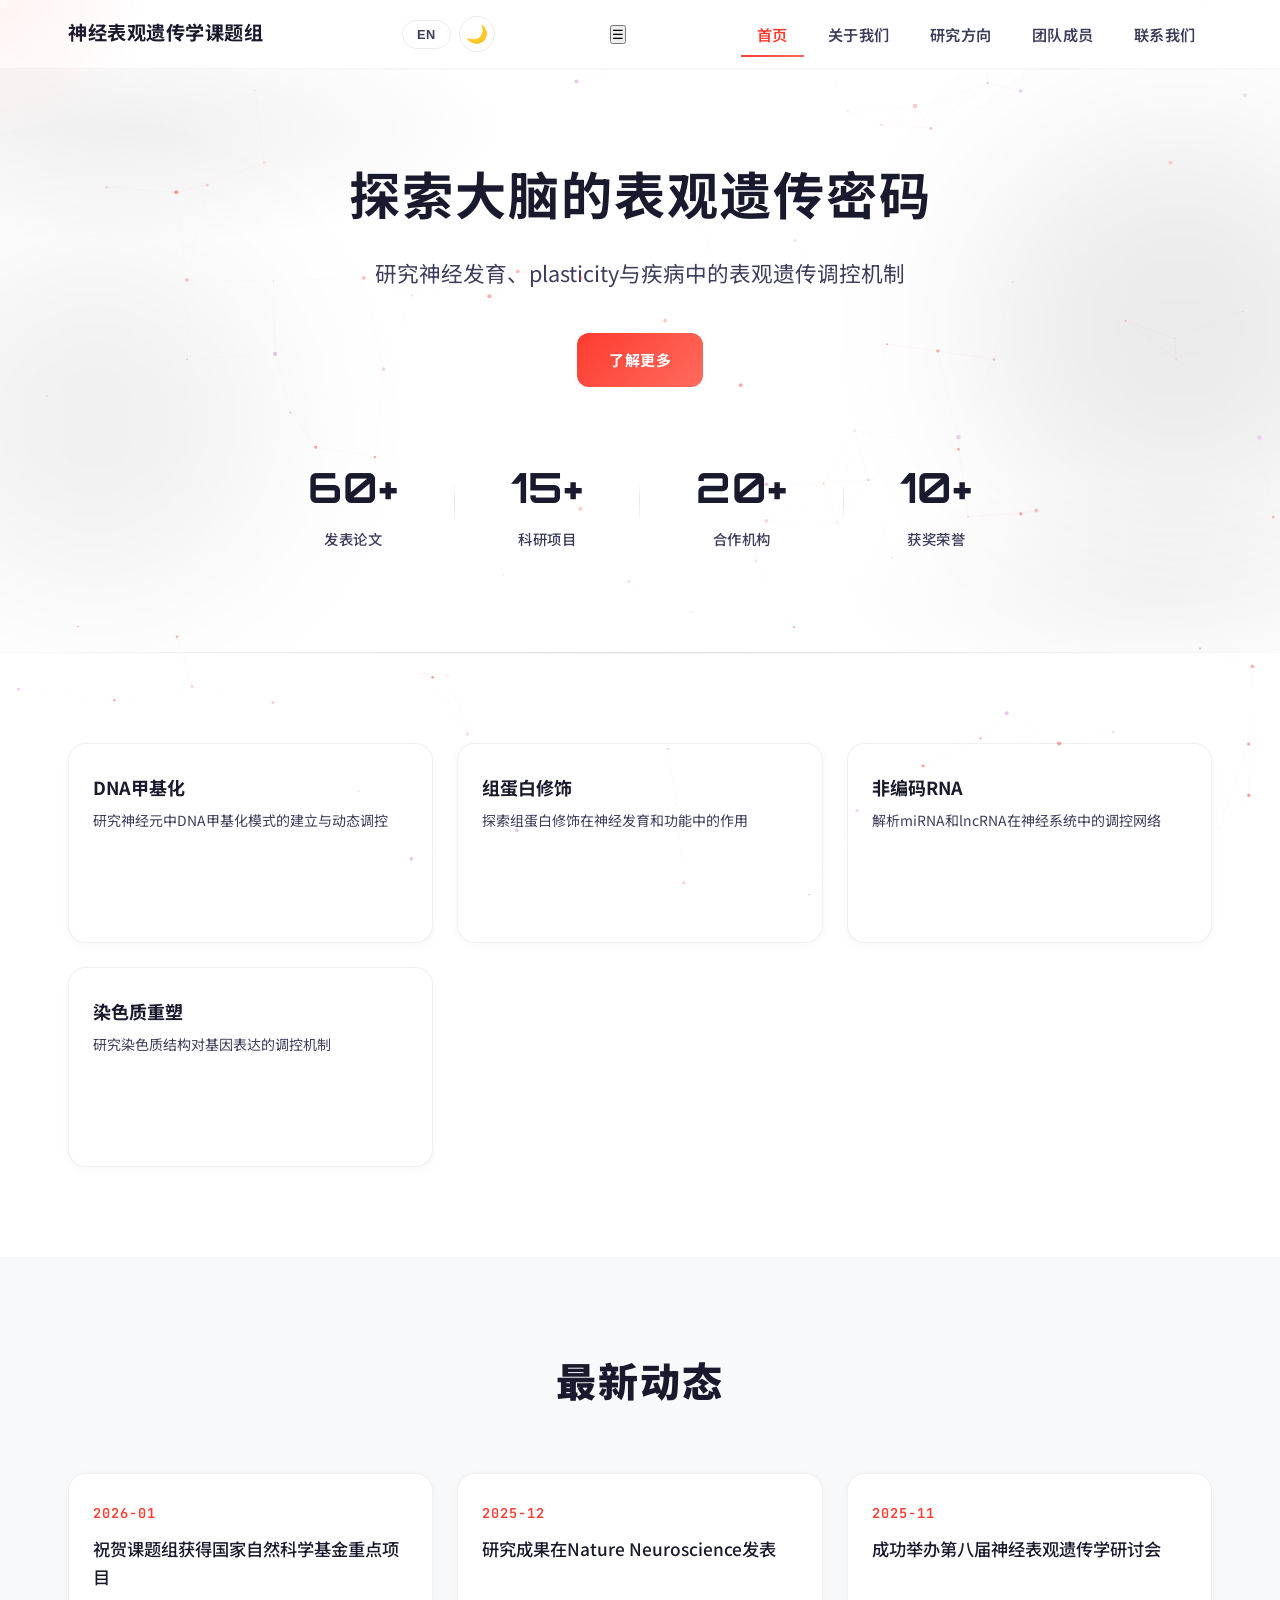
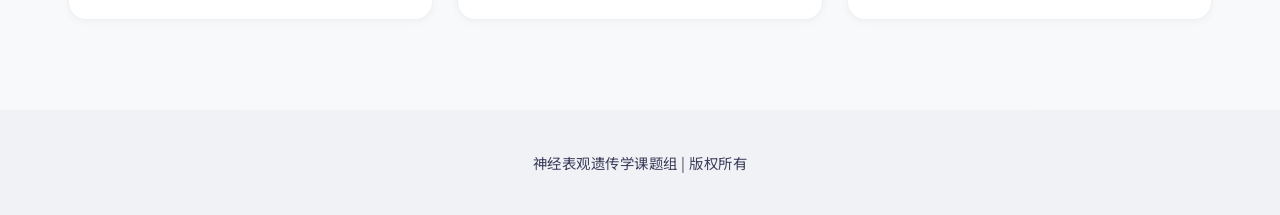
<file: index.html>
<!DOCTYPE html>
<html lang="zh-CN">
<head>
    <meta charset="UTF-8">
    <meta name="viewport" content="width=device-width, initial-scale=1.0">
    <title>神经表观遗传学课题组</title>
    <link rel="stylesheet" href="css/style.css">
</head>
<body data-page="index">
    <!-- Custom Cursor (Qclaw Style) -->
    <div class="cursor-dot" id="cursorDot"></div>
    <div class="cursor-ring" id="cursorRing"></div>
    <div class="cursor-glow" id="cursorGlow"></div>

    <!-- Landing Page / Cover -->
    <section class="landing-page" id="landing">
        <div class="landing-bg"></div>
        <div class="landing-content">
            <div class="landing-logo">
                <img src="data:image/svg+xml,%3Csvg xmlns='http://www.w3.org/2000/svg' viewBox='0 0 200 200'%3E%3Ccircle cx='60' cy='60' r='12' fill='%234a90d9' opacity='0.9'/%3E%3Ccircle cx='140' cy='50' r='10' fill='%232c5aa0' opacity='0.85'/%3E%3Ccircle cx='100' cy='100' r='14' fill='%239b59b6' opacity='0.95'/%3E%3Ccircle cx='50' cy='140' r='11' fill='%234a90d9' opacity='0.9'/%3E%3Ccircle cx='150' cy='130' r='9' fill='%232c5aa0' opacity='0.85'/%3E%3Ccircle cx='100' cy='160' r='8' fill='%239b59b6' opacity='0.8'/%3E%3Cline x1='60' y1='60' x2='100' y2='100' stroke='%234a90d9' stroke-width='1.5' opacity='0.6'/%3E%3Cline x1='60' y1='60' x2='140' y2='50' stroke='%232c5aa0' stroke-width='1.2' opacity='0.5'/%3E%3Cline x1='100' y1='100' x2='50' y2='140' stroke='%234a90d9' stroke-width='1.3' opacity='0.55'/%3E%3Cline x1='100' y1='100' x2='150' y2='130' stroke='%239b59b6' stroke-width='1.2' opacity='0.5'/%3E%3Cline x1='140' y1='50' x2='150' y2='130' stroke='%232c5aa0' stroke-width='1' opacity='0.4'/%3E%3Cline x1='50' y1='140' x2='100' y2='160' stroke='%234a90d9' stroke-width='1.1' opacity='0.45'/%3E%3Cline x1='100' y1='160' x2='150' y2='130' stroke='%239b59b6' stroke-width='1' opacity='0.4'/%3E%3C/svg%3E" alt="Lab Logo" class="lab-logo-img">
            </div>
            <h1 class="landing-title" data-i18n="landing_title">神经表观遗传学课题组</h1>
            <p class="landing-subtitle" data-i18n="landing_subtitle">Neuroepigenetics Research Group</p>
            <p class="landing-institution" data-i18n="landing_inst">武汉大学医学研究院 | 武汉大学中南医院<br><span style="font-size:0.7em">Medical Research Institute & Zhongnan Hospital of Wuhan University</span></p>

            <div class="landing-scroll-hint" onclick="scrollToMain()">
                <span data-i18n="landing_scroll">探索更多</span>
                <div class="scroll-arrow">
                    <span></span>
                    <span></span>
                    <span></span>
                </div>
            </div>
        </div>
    </section>

    <div class="main-wrapper" id="main-wrapper">

    <header>
        <nav>
            <div class="container">
                <h1 class="logo">神经表观遗传学课题组</h1>
                <div class="toolbar">
                    <button class="lang-switch" onclick="toggleLanguage()">EN</button>
                    <button class="theme-toggle" onclick="toggleTheme()">
                        <span class="icon">🌙</span>
                    </button>
                </div>
                <ul class="nav-links">
                    <li><a href="index.html#main-wrapper" class="active" data-i18n-nav="home">首页</a></li>
                    <li><a href="about.html" data-i18n-nav="about">关于我们</a></li>
                    <li><a href="research.html" data-i18n-nav="research">研究方向</a></li>
                    <li><a href="team.html" data-i18n-nav="team">团队成员</a></li>
                    <li><a href="contact.html" data-i18n-nav="contact">联系我们</a></li>
                </ul>
            </div>
        </nav>
    </header>

    <main>
        <section class="hero">
            <div class="decoration-circle circle-1"></div>
            <div class="decoration-circle circle-2"></div>
            <div class="container">
                <h2 data-i18n="hero_title">探索大脑的表观遗传密码</h2>
                <p data-i18n="hero_subtitle">研究神经发育、 plasticity与疾病中的表观遗传调控机制</p>
                <a href="research.html" class="btn btn-3d" data-i18n="learn_more">了解更多</a>

                <div class="hero-stats">
                    <div class="stat-item" style="--delay: 1">
                        <span class="stat-number">60+</span>
                        <span class="stat-label">发表论文</span>
                    </div>
                    <div class="stat-item" style="--delay: 2">
                        <span class="stat-number">15+</span>
                        <span class="stat-label">科研项目</span>
                    </div>
                    <div class="stat-item" style="--delay: 3">
                        <span class="stat-number">20+</span>
                        <span class="stat-label">合作机构</span>
                    </div>
                    <div class="stat-item" style="--delay: 4">
                        <span class="stat-number">10+</span>
                        <span class="stat-label">获奖荣誉</span>
                    </div>
                </div>
            </div>
        </section>

        <div class="section-divider"></div>

        <section class="features">
            <div class="container">
                <div class="feature-grid">
                    <div class="feature-card glass-card">
                        <h3 data-i18n="dna_methylation">DNA甲基化</h3>
                        <p data-i18n="dna_methylation_desc">研究神经元中DNA甲基化模式的建立与动态调控</p>
                    </div>
                    <div class="feature-card glass-card">
                        <h3 data-i18n="histone_modification">组蛋白修饰</h3>
                        <p data-i18n="histone_modification_desc">探索组蛋白修饰在神经发育和功能中的作用</p>
                    </div>
                    <div class="feature-card glass-card">
                        <h3 data-i18n="noncoding_rna">非编码RNA</h3>
                        <p data-i18n="noncoding_rna_desc">解析miRNA和lncRNA在神经系统中的调控网络</p>
                    </div>
                    <div class="feature-card glass-card">
                        <h3 data-i18n="chromatin_remodeling">染色质重塑</h3>
                        <p data-i18n="chromatin_remodeling_desc">研究染色质结构对基因表达的调控机制</p>
                    </div>
                </div>
            </div>
        </section>

        <section class="news">
            <div class="container">
                <h2 data-i18n="latest_news">最新动态</h2>
                <div class="news-grid">
                    <article class="news-item">
                        <span class="date">2026-01</span>
                        <h4 data-i18n="news1">祝贺课题组获得国家自然科学基金重点项目</h4>
                    </article>
                    <article class="news-item">
                        <span class="date">2025-12</span>
                        <h4 data-i18n="news2">研究成果在Nature Neuroscience发表</h4>
                    </article>
                    <article class="news-item">
                        <span class="date">2025-11</span>
                        <h4 data-i18n="news3">成功举办第八届神经表观遗传学研讨会</h4>
                    </article>
                </div>
            </div>
        </section>
    </main>

    <footer>
        <div class="container">
            <p data-i18n-footer="copyright">&copy; 2026 神经表观遗传学课题组 | 版权所有</p>
        </div>
    </footer>
    </div>

    <!-- Landing Page JavaScript -->
    <script>
        // Initially hide header
        document.addEventListener('DOMContentLoaded', function() {
            const header = document.querySelector('header');
            const landing = document.querySelector('.landing-page');

            // 如果通过 #main-wrapper 进入首页，则跳过封面，直接显示正文
            if (window.location.hash === '#main-wrapper') {
                if (landing) {
                    landing.style.display = 'none';
                    landing.style.visibility = 'hidden';
                    landing.style.pointerEvents = 'none';
                    landing.style.opacity = '0';
                }
                if (header) {
                    header.classList.remove('hidden');
                }
            } else if (header) {
                header.classList.add('hidden');
            }
        });

        function scrollToMain() {
            const landing = document.querySelector('.landing-page');
            const header = document.querySelector('header');
            const mainWrapper = document.getElementById('main-wrapper');
            if (landing) {
                landing.style.transition = 'opacity 0.5s ease';
                landing.style.opacity = '0';
                setTimeout(() => {
                    landing.style.display = 'none';
                    landing.style.visibility = 'hidden';
                    landing.style.pointerEvents = 'none';
                }, 500);
            }
            // Show header
            if (header) {
                header.classList.remove('hidden');
            }
            // Scroll to main content area, accounting for fixed header
            if (mainWrapper) {
                const headerHeight = header ? header.offsetHeight : 70;
                const targetPosition = mainWrapper.offsetTop - headerHeight;
                window.scrollTo({ top: targetPosition, behavior: 'smooth' });
            }
        }

        // Auto hide landing after 5 seconds（仅在未直接跳过封面时）
        document.addEventListener('DOMContentLoaded', function() {
            setTimeout(function() {
                const landing = document.querySelector('.landing-page');
                const header = document.querySelector('header');
                if (landing && landing.style.display !== 'none' && window.location.hash !== '#main-wrapper') {
                    landing.style.transition = 'opacity 0.5s ease';
                    landing.style.opacity = '0';
                    setTimeout(function() {
                        landing.style.display = 'none';
                        landing.style.visibility = 'hidden';
                        landing.style.pointerEvents = 'none';
                        // Show header
                        if (header) {
                            header.classList.remove('hidden');
                        }
                    }, 500);
                }
            }, 5000);
        });
    </script>
    <script src="js/particles.js"></script>
    <script src="js/main.js"></script>
</body>
</html>
</file>
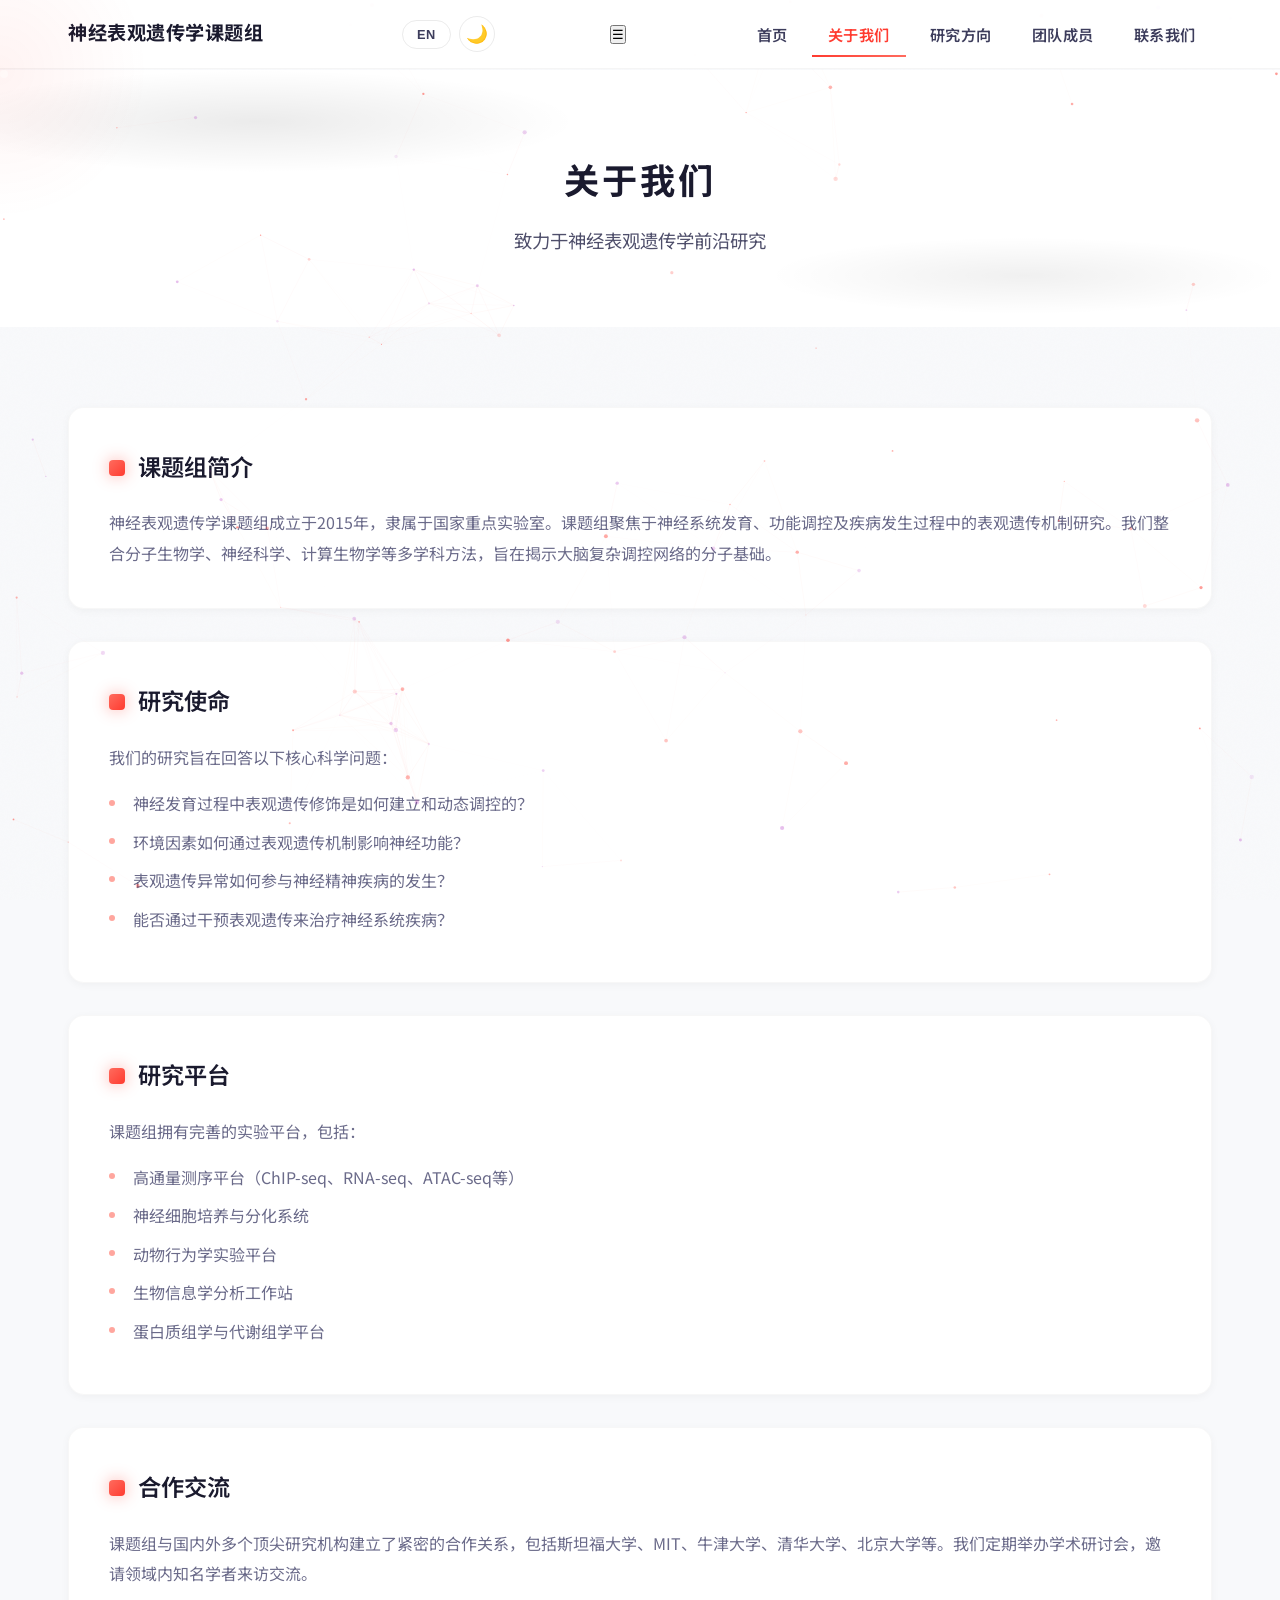
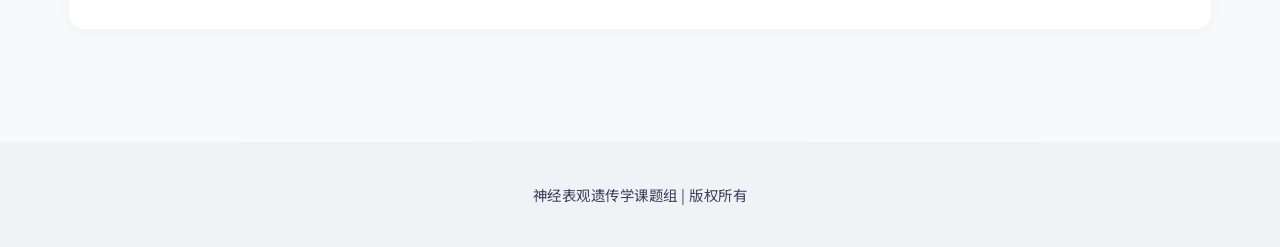
<file: about.html>
<!DOCTYPE html>
<html lang="zh-CN">
<head>
    <meta charset="UTF-8">
    <meta name="viewport" content="width=device-width, initial-scale=1.0">
    <title>关于我们 - 神经表观遗传学课题组</title>
    <link rel="stylesheet" href="css/style.css">
</head>
<body data-page="about">
    <!-- Custom Cursor (Qclaw Style) -->
    <div class="cursor-dot" id="cursorDot"></div>
    <div class="cursor-ring" id="cursorRing"></div>
    <div class="cursor-glow" id="cursorGlow"></div>

    <header>
        <nav>
            <div class="container">
                <h1 class="logo">神经表观遗传学课题组</h1>
                <div class="toolbar">
                    <button class="lang-switch" onclick="toggleLanguage()">EN</button>
                    <button class="theme-toggle" onclick="toggleTheme()">
                        <span class="icon">🌙</span>
                    </button>
                </div>
                <ul class="nav-links">
                    <li><a href="index.html#main-wrapper" data-i18n-nav="home">首页</a></li>
                    <li><a href="about.html" class="active" data-i18n-nav="about">关于我们</a></li>
                    <li><a href="research.html" data-i18n-nav="research">研究方向</a></li>
                    <li><a href="team.html" data-i18n-nav="team">团队成员</a></li>
                    <li><a href="contact.html" data-i18n-nav="contact">联系我们</a></li>
                </ul>
            </div>
        </nav>
    </header>

    <div class="page-header">
        <div class="container">
            <h2 data-i18n="title">关于我们</h2>
            <p data-i18n="subtitle">致力于神经表观遗传学前沿研究</p>
        </div>
    </div>

    <main class="page-content">
        <div class="container">
            <section class="about-section">
                <h3 data-i18n="intro_title">课题组简介</h3>
                <p data-i18n="intro_text">神经表观遗传学课题组成立于2015年，隶属于国家重点实验室。课题组聚焦于神经系统发育、功能调控及疾病发生过程中的表观遗传机制研究。我们整合分子生物学、神经科学、计算生物学等多学科方法，旨在揭示大脑复杂调控网络的分子基础。</p>
            </section>

            <section class="about-section">
                <h3 data-i18n="mission_title">研究使命</h3>
                <p data-i18n="mission_text">我们的研究旨在回答以下核心科学问题：</p>
                <ul>
                    <li data-i18n="mission_q1">神经发育过程中表观遗传修饰是如何建立和动态调控的？</li>
                    <li data-i18n="mission_q2">环境因素如何通过表观遗传机制影响神经功能？</li>
                    <li data-i18n="mission_q3">表观遗传异常如何参与神经精神疾病的发生？</li>
                    <li data-i18n="mission_q4">能否通过干预表观遗传来治疗神经系统疾病？</li>
                </ul>
            </section>

            <section class="about-section">
                <h3 data-i18n="platform_title">研究平台</h3>
                <p data-i18n="platform_text">课题组拥有完善的实验平台，包括：</p>
                <ul>
                    <li data-i18n="platform1">高通量测序平台（ChIP-seq、RNA-seq、ATAC-seq等）</li>
                    <li data-i18n="platform2">神经细胞培养与分化系统</li>
                    <li data-i18n="platform3">动物行为学实验平台</li>
                    <li data-i18n="platform4">生物信息学分析工作站</li>
                    <li data-i18n="platform5">蛋白质组学与代谢组学平台</li>
                </ul>
            </section>

            <section class="about-section">
                <h3 data-i18n="collab_title">合作交流</h3>
                <p data-i18n="collab_text">课题组与国内外多个顶尖研究机构建立了紧密的合作关系，包括斯坦福大学、MIT、牛津大学、清华大学、北京大学等。我们定期举办学术研讨会，邀请领域内知名学者来访交流。</p>
            </section>
        </div>
    </main>

    <footer>
        <div class="container">
            <p data-i18n-footer="copyright">&copy; 2026 神经表观遗传学课题组 | 版权所有</p>
        </div>
    </footer>
    <script src="js/particles.js"></script>
    <script src="js/main.js"></script>
</body>
</html>
</file>
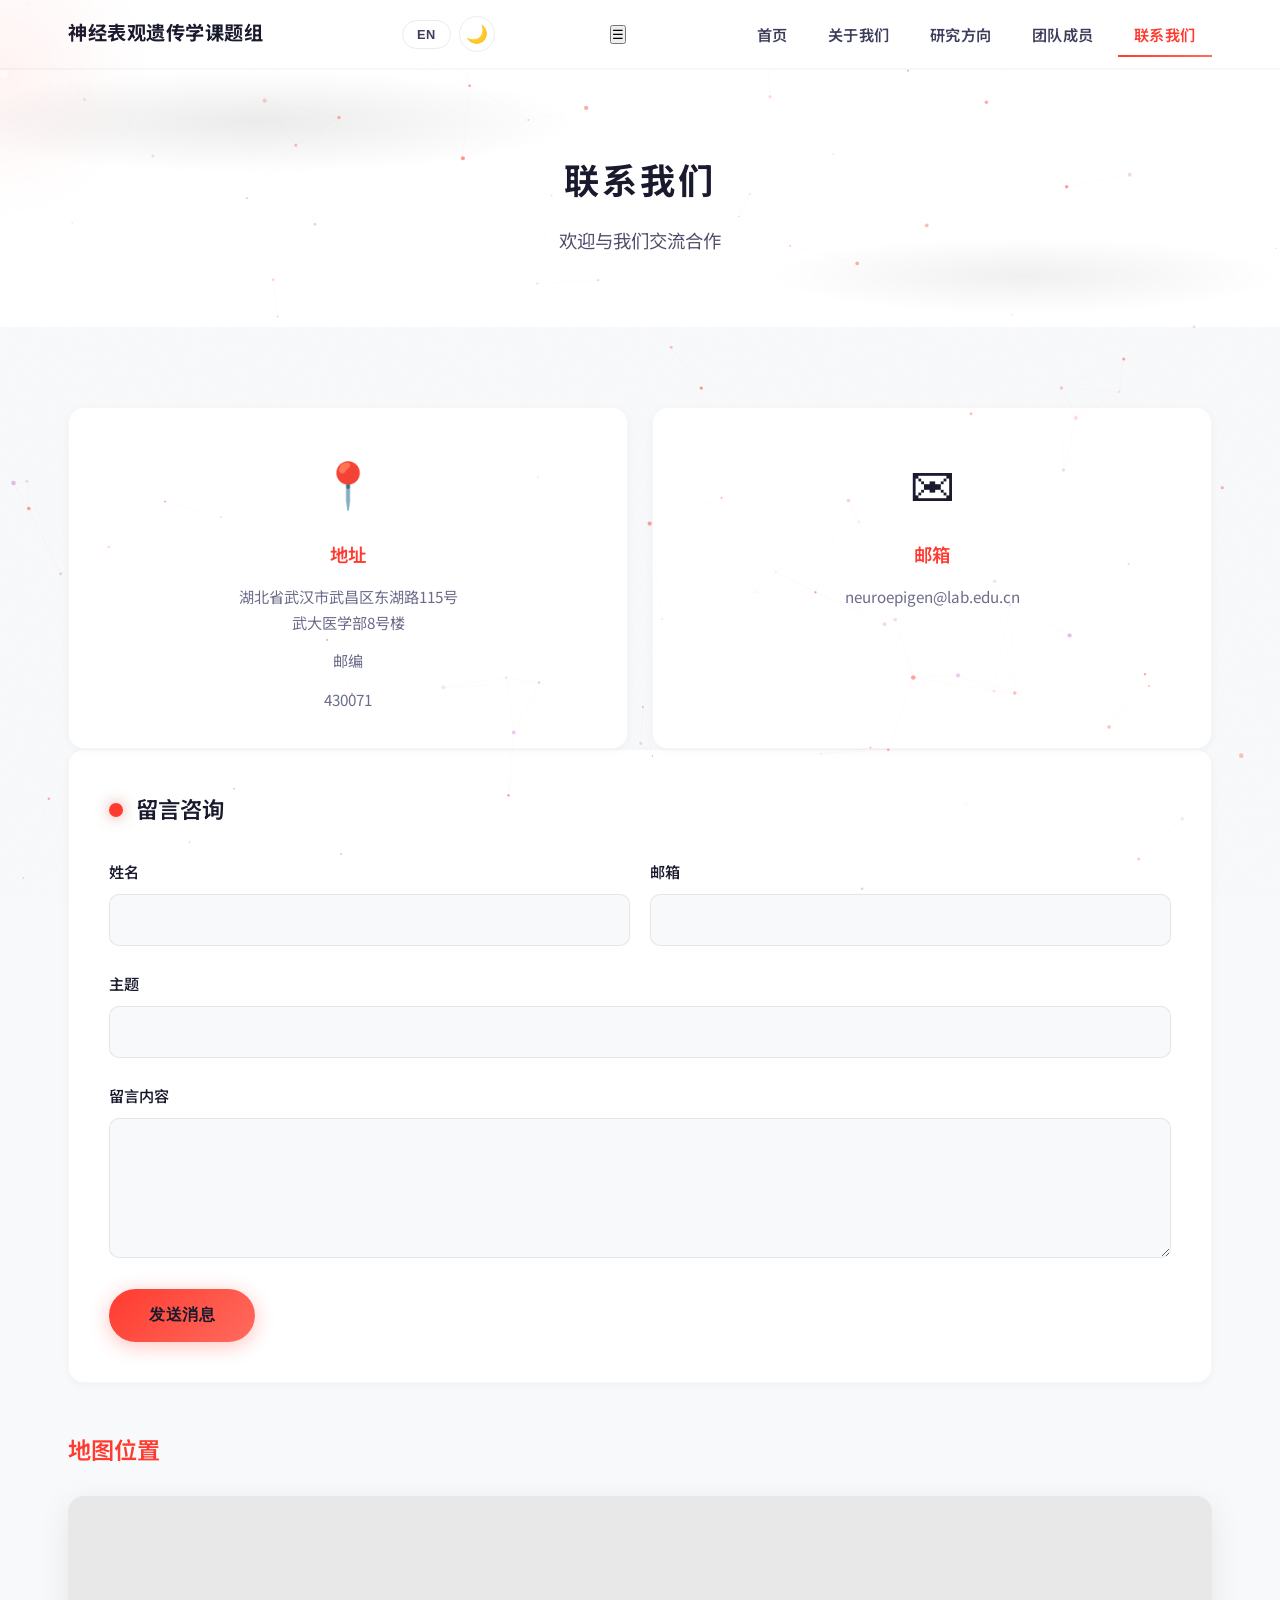
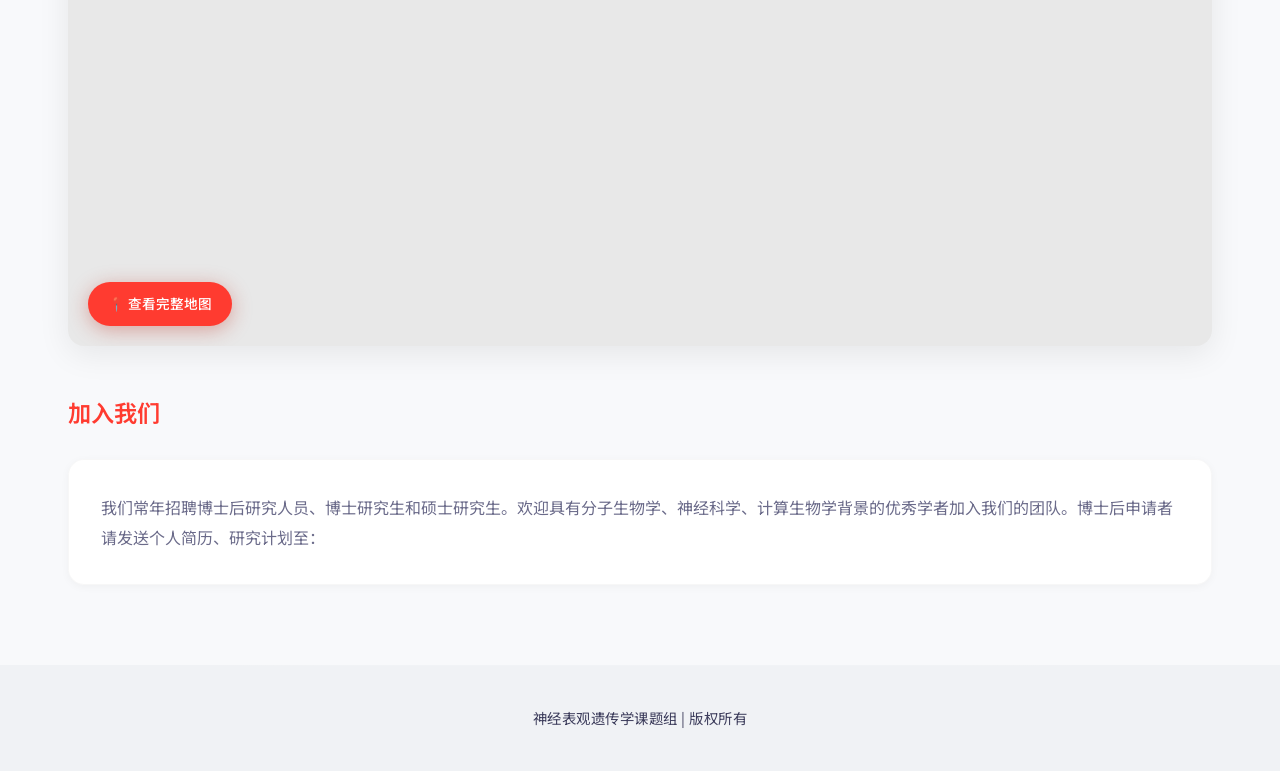
<file: contact.html>
<!DOCTYPE html>
<html lang="zh-CN">
<head>
    <meta charset="UTF-8">
    <meta name="viewport" content="width=device-width, initial-scale=1.0">
    <title>联系我们 - 神经表观遗传学课题组</title>
    <link rel="stylesheet" href="css/style.css">
</head>
<body data-page="contact">
    <!-- Custom Cursor (Qclaw Style) -->
    <div class="cursor-dot" id="cursorDot"></div>
    <div class="cursor-ring" id="cursorRing"></div>
    <div class="cursor-glow" id="cursorGlow"></div>

    <header>
        <nav>
            <div class="container">
                <h1 class="logo">神经表观遗传学课题组</h1>
                <div class="toolbar">
                    <button class="lang-switch" onclick="toggleLanguage()">EN</button>
                    <button class="theme-toggle" onclick="toggleTheme()">
                        <span class="icon">🌙</span>
                    </button>
                </div>
                <ul class="nav-links">
                    <li><a href="index.html#main-wrapper" data-i18n-nav="home">首页</a></li>
                    <li><a href="about.html" data-i18n-nav="about">关于我们</a></li>
                    <li><a href="research.html" data-i18n-nav="research">研究方向</a></li>
                    <li><a href="team.html" data-i18n-nav="team">团队成员</a></li>
                    <li><a href="contact.html" class="active" data-i18n-nav="contact">联系我们</a></li>
                </ul>
            </div>
        </nav>
    </header>

    <div class="page-header">
        <div class="container">
            <h2 data-i18n="title">联系我们</h2>
            <p data-i18n="subtitle">欢迎与我们交流合作</p>
        </div>
    </div>

    <main class="page-content">
        <div class="container">
            <div class="contact-wrapper">
                <div class="contact-grid">
                    <div class="contact-card glass-card">
                        <div class="contact-icon">&#128205;</div>
                        <h3 data-i18n="address">地址</h3>
                        <p data-i18n="address_text1">湖北省武汉市武昌区东湖路115号<br>武大医学部8号楼</p>
                        <p data-i18n="postal">邮编</p>
                        <p data-i18n="address_text2">430071</p>
                    </div>
                    <div class="contact-card glass-card">
                        <div class="contact-icon">&#9993;</div>
                        <h3 data-i18n="email">邮箱</h3>
                        <p data-i18n="email_addr">neuroepigen@lab.edu.cn</p>
                    </div>
                </div>

                <div class="contact-form glass-card">
                    <h3 data-i18n="message_form">留言咨询</h3>
                    <form>
                        <div class="form-row">
                            <div class="form-group">
                                <label for="name" data-i18n="name">姓名</label>
                                <input type="text" id="name" name="name" required>
                            </div>
                            <div class="form-group">
                                <label for="email" data-i18n="email">邮箱</label>
                                <input type="email" id="email" name="email" required>
                            </div>
                        </div>
                        <div class="form-group">
                            <label for="subject" data-i18n="subject">主题</label>
                            <input type="text" id="subject" name="subject" required>
                        </div>
                        <div class="form-group">
                            <label for="message" data-i18n="message">留言内容</label>
                            <textarea id="message" name="message" required></textarea>
                        </div>
                        <button type="submit" class="submit-btn" data-i18n="send">发送消息</button>
                    </form>
                </div>
            </div>

            <div class="contact-section">
                <h3 data-i18n="map">地图位置</h3>
                <div class="map-container">
                    <iframe src="https://map.baidu.com/?newmap=1&ie=utf-8&s=s%26wd%3D%E6%AD%A6%E5%A4%A7%E5%8C%BB%E9%83%A8%E5%8C%BB%E5%8C%BB%E5%AD%A6%E9%99%A2%20%E8%AF%9A%E6%A0%BC%E7%82%B9&c=257&sug=0&l=15&gradius=300" width="100%" height="100%" frameborder="0" style="border:0;" allowfullscreen></iframe>
                    <a href="https://map.baidu.com/search/%E6%AD%A6%E5%A4%A7%E5%8C%BB%E9%83%A8%E5%8C%BB%E5%8C%BB%E5%AD%A6%E9%99%A2" target="_blank" class="map-link">
                        &#128205; 查看完整地图
                    </a>
                </div>
            </div>

            <div class="contact-section">
                <h3 data-i18n="join_us">加入我们</h3>
                <p class="join-text" data-i18n="join_us_text">
                    我们常年招聘博士后研究人员、博士研究生和硕士研究生。欢迎具有分子生物学、神经科学、计算生物学背景的优秀学者加入我们的团队。
                    <br><br>
                    博士后申请者请发送个人简历、研究计划至：<strong>neuroepigen@lab.edu.cn</strong>
                </p>
            </div>
        </div>
    </main>

    <footer>
        <div class="container">
            <p data-i18n-footer="copyright">&copy; 2026 神经表观遗传学课题组 | 版权所有</p>
        </div>
    </footer>
    <script src="js/particles.js"></script>
    <script src="js/main.js"></script>
</body>
</html>
</file>
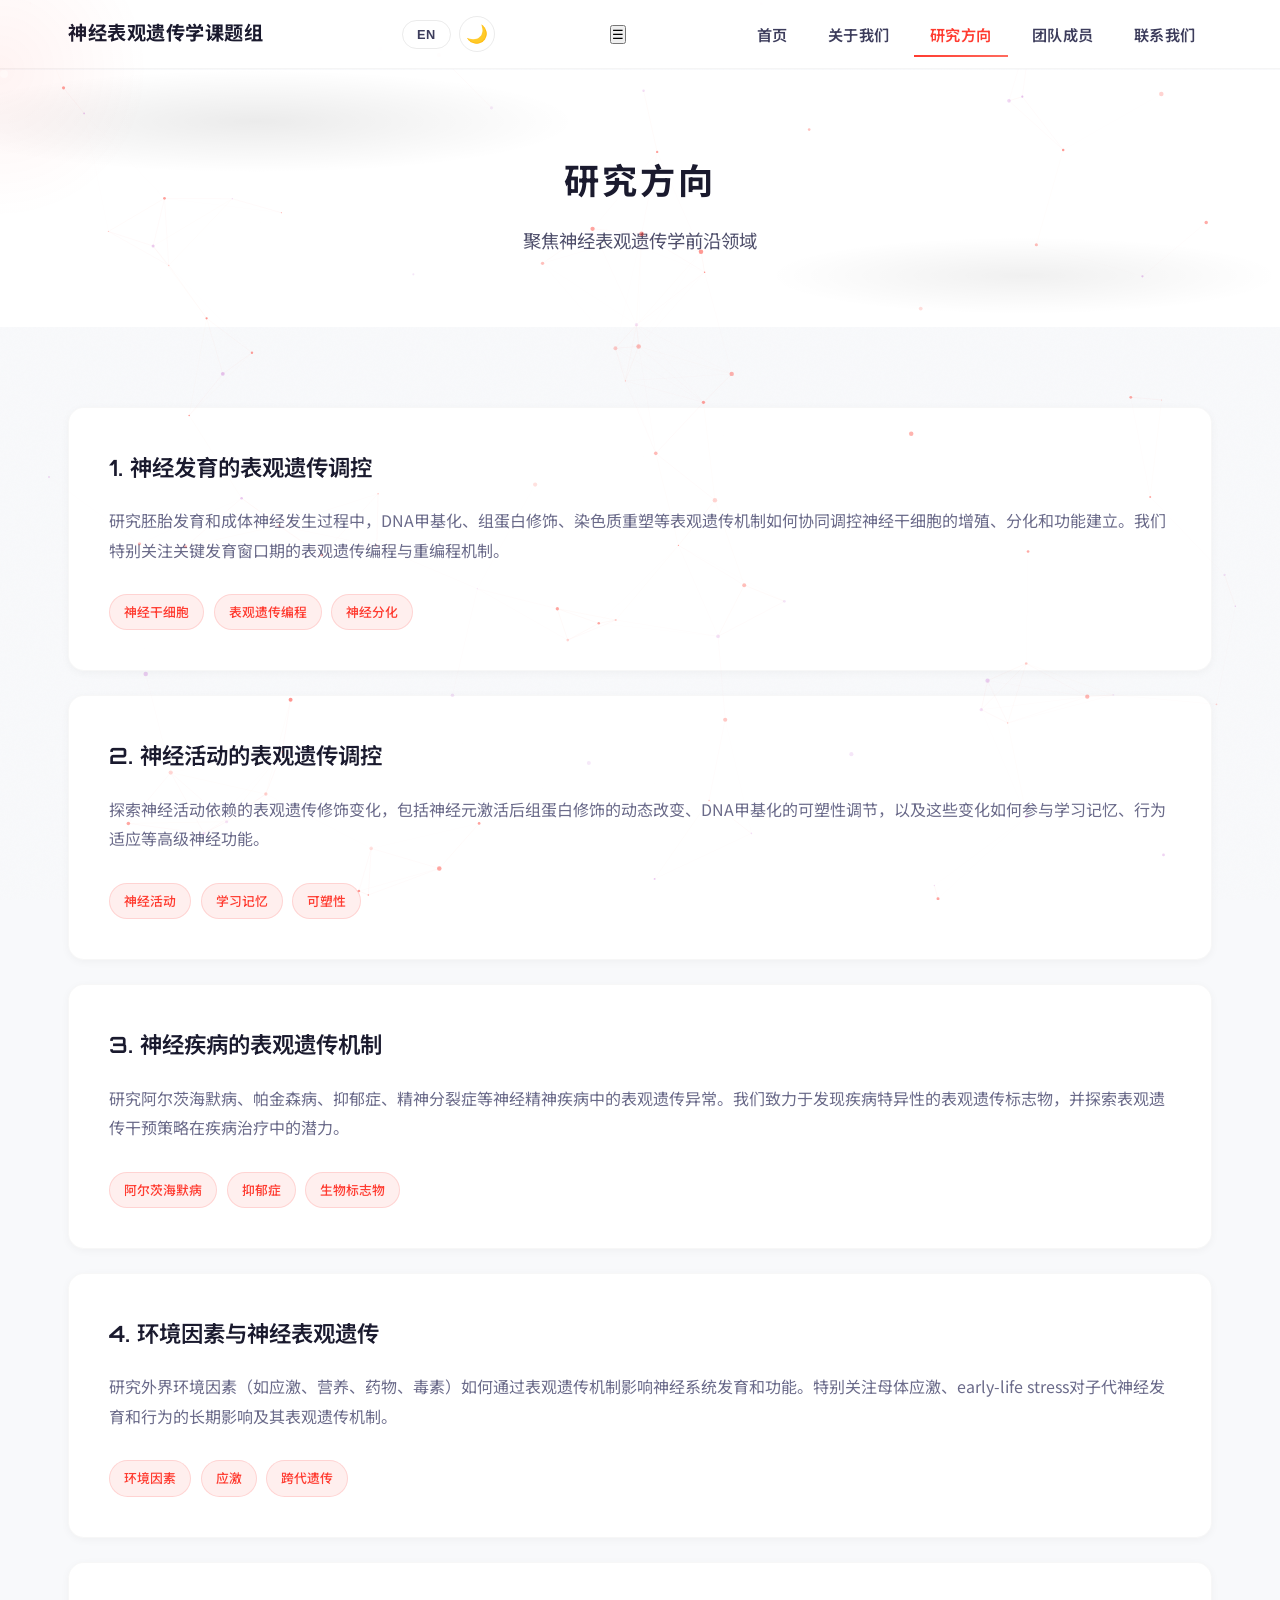
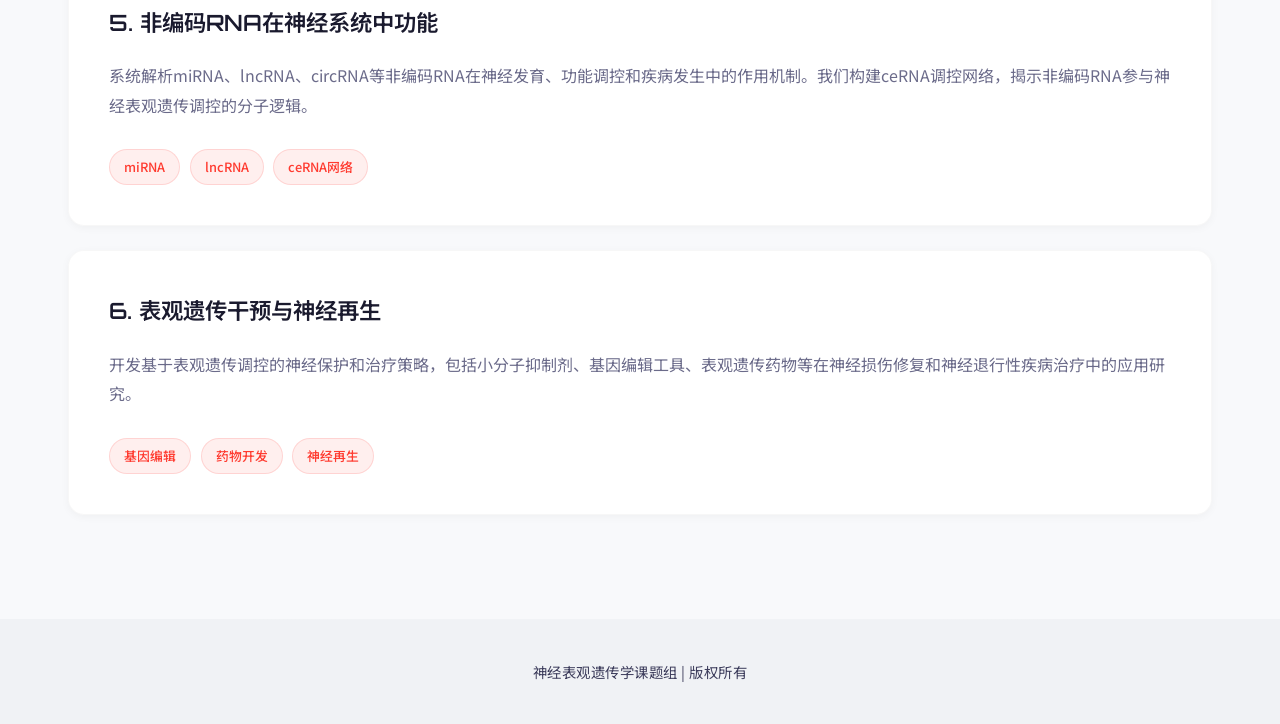
<file: research.html>
<!DOCTYPE html>
<html lang="zh-CN">
<head>
    <meta charset="UTF-8">
    <meta name="viewport" content="width=device-width, initial-scale=1.0">
    <title>研究方向 - 神经表观遗传学课题组</title>
    <link rel="stylesheet" href="css/style.css">
</head>
<body data-page="research">
    <!-- Custom Cursor (Qclaw Style) -->
    <div class="cursor-dot" id="cursorDot"></div>
    <div class="cursor-ring" id="cursorRing"></div>
    <div class="cursor-glow" id="cursorGlow"></div>

    <header>
        <nav>
            <div class="container">
                <h1 class="logo">神经表观遗传学课题组</h1>
                <div class="toolbar">
                    <button class="lang-switch" onclick="toggleLanguage()">EN</button>
                    <button class="theme-toggle" onclick="toggleTheme()">
                        <span class="icon">🌙</span>
                    </button>
                </div>
                <ul class="nav-links">
                    <li><a href="index.html#main-wrapper" data-i18n-nav="home">首页</a></li>
                    <li><a href="about.html" data-i18n-nav="about">关于我们</a></li>
                    <li><a href="research.html" class="active" data-i18n-nav="research">研究方向</a></li>
                    <li><a href="team.html" data-i18n-nav="team">团队成员</a></li>
                    <li><a href="contact.html" data-i18n-nav="contact">联系我们</a></li>
                </ul>
            </div>
        </nav>
    </header>

    <div class="page-header">
        <div class="container">
            <h2 data-i18n="title">研究方向</h2>
            <p data-i18n="subtitle">聚焦神经表观遗传学前沿领域</p>
        </div>
    </div>

    <main class="page-content">
        <div class="container">
            <div class="research-item">
                <h3 data-i18n="r1_title">1. 神经发育的表观遗传调控</h3>
                <p data-i18n="r1_desc">研究胚胎发育和成体神经发生过程中，DNA甲基化、组蛋白修饰、染色质重塑等表观遗传机制如何协同调控神经干细胞的增殖、分化和功能建立。我们特别关注关键发育窗口期的表观遗传编程与重编程机制。</p>
                <div class="research-tags">
                    <span class="tag" data-i18n="tag_neural_stem">神经干细胞</span>
                    <span class="tag" data-i18n="tag_epigenetic_programming">表观遗传编程</span>
                    <span class="tag" data-i18n="tag_neural_diff">神经分化</span>
                </div>
            </div>

            <div class="research-item">
                <h3 data-i18n="r2_title">2. 神经活动的表观遗传调控</h3>
                <p data-i18n="r2_desc">探索神经活动依赖的表观遗传修饰变化，包括神经元激活后组蛋白修饰的动态改变、DNA甲基化的可塑性调节，以及这些变化如何参与学习记忆、行为适应等高级神经功能。</p>
                <div class="research-tags">
                    <span class="tag" data-i18n="tag_neural_activity">神经活动</span>
                    <span class="tag" data-i18n="tag_learning_memory">学习记忆</span>
                    <span class="tag" data-i18n="tag_plasticity">可塑性</span>
                </div>
            </div>

            <div class="research-item">
                <h3 data-i18n="r3_title">3. 神经疾病的表观遗传机制</h3>
                <p data-i18n="r3_desc">研究阿尔茨海默病、帕金森病、抑郁症、精神分裂症等神经精神疾病中的表观遗传异常。我们致力于发现疾病特异性的表观遗传标志物，并探索表观遗传干预策略在疾病治疗中的潜力。</p>
                <div class="research-tags">
                    <span class="tag" data-i18n="tag_alzheimer">阿尔茨海默病</span>
                    <span class="tag" data-i18n="tag_depression">抑郁症</span>
                    <span class="tag" data-i18n="tag_biomarker">生物标志物</span>
                </div>
            </div>

            <div class="research-item">
                <h3 data-i18n="r4_title">4. 环境因素与神经表观遗传</h3>
                <p data-i18n="r4_desc">研究外界环境因素（如应激、营养、药物、毒素）如何通过表观遗传机制影响神经系统发育和功能。特别关注母体应激、 early-life stress对子代神经发育和行为的长期影响及其表观遗传机制。</p>
                <div class="research-tags">
                    <span class="tag" data-i18n="tag_environment">环境因素</span>
                    <span class="tag" data-i18n="tag_stress">应激</span>
                    <span class="tag" data-i18n="tag_transgenerational">跨代遗传</span>
                </div>
            </div>

            <div class="research-item">
                <h3 data-i18n="r5_title">5. 非编码RNA在神经系统中功能</h3>
                <p data-i18n="r5_desc">系统解析miRNA、lncRNA、circRNA等非编码RNA在神经发育、功能调控和疾病发生中的作用机制。我们构建 ceRNA调控网络，揭示非编码RNA参与神经表观遗传调控的分子逻辑。</p>
                <div class="research-tags">
                    <span class="tag" data-i18n="tag_mirna">miRNA</span>
                    <span class="tag" data-i18n="tag_lncrna">lncRNA</span>
                    <span class="tag" data-i18n="tag_cerna">ceRNA网络</span>
                </div>
            </div>

            <div class="research-item">
                <h3 data-i18n="r6_title">6. 表观遗传干预与神经再生</h3>
                <p data-i18n="r6_desc">开发基于表观遗传调控的神经保护和治疗策略，包括小分子抑制剂、基因编辑工具、表观遗传药物等在神经损伤修复和神经退行性疾病治疗中的应用研究。</p>
                <div class="research-tags">
                    <span class="tag" data-i18n="tag_crispr">基因编辑</span>
                    <span class="tag" data-i18n="tag_drug">药物开发</span>
                    <span class="tag" data-i18n="tag_regeneration">神经再生</span>
                </div>
            </div>
        </div>
    </main>

    <footer>
        <div class="container">
            <p data-i18n-footer="copyright">&copy; 2026 神经表观遗传学课题组 | 版权所有</p>
        </div>
    </footer>
    <script src="js/particles.js"></script>
    <script src="js/main.js"></script>
</body>
</html>
</file>
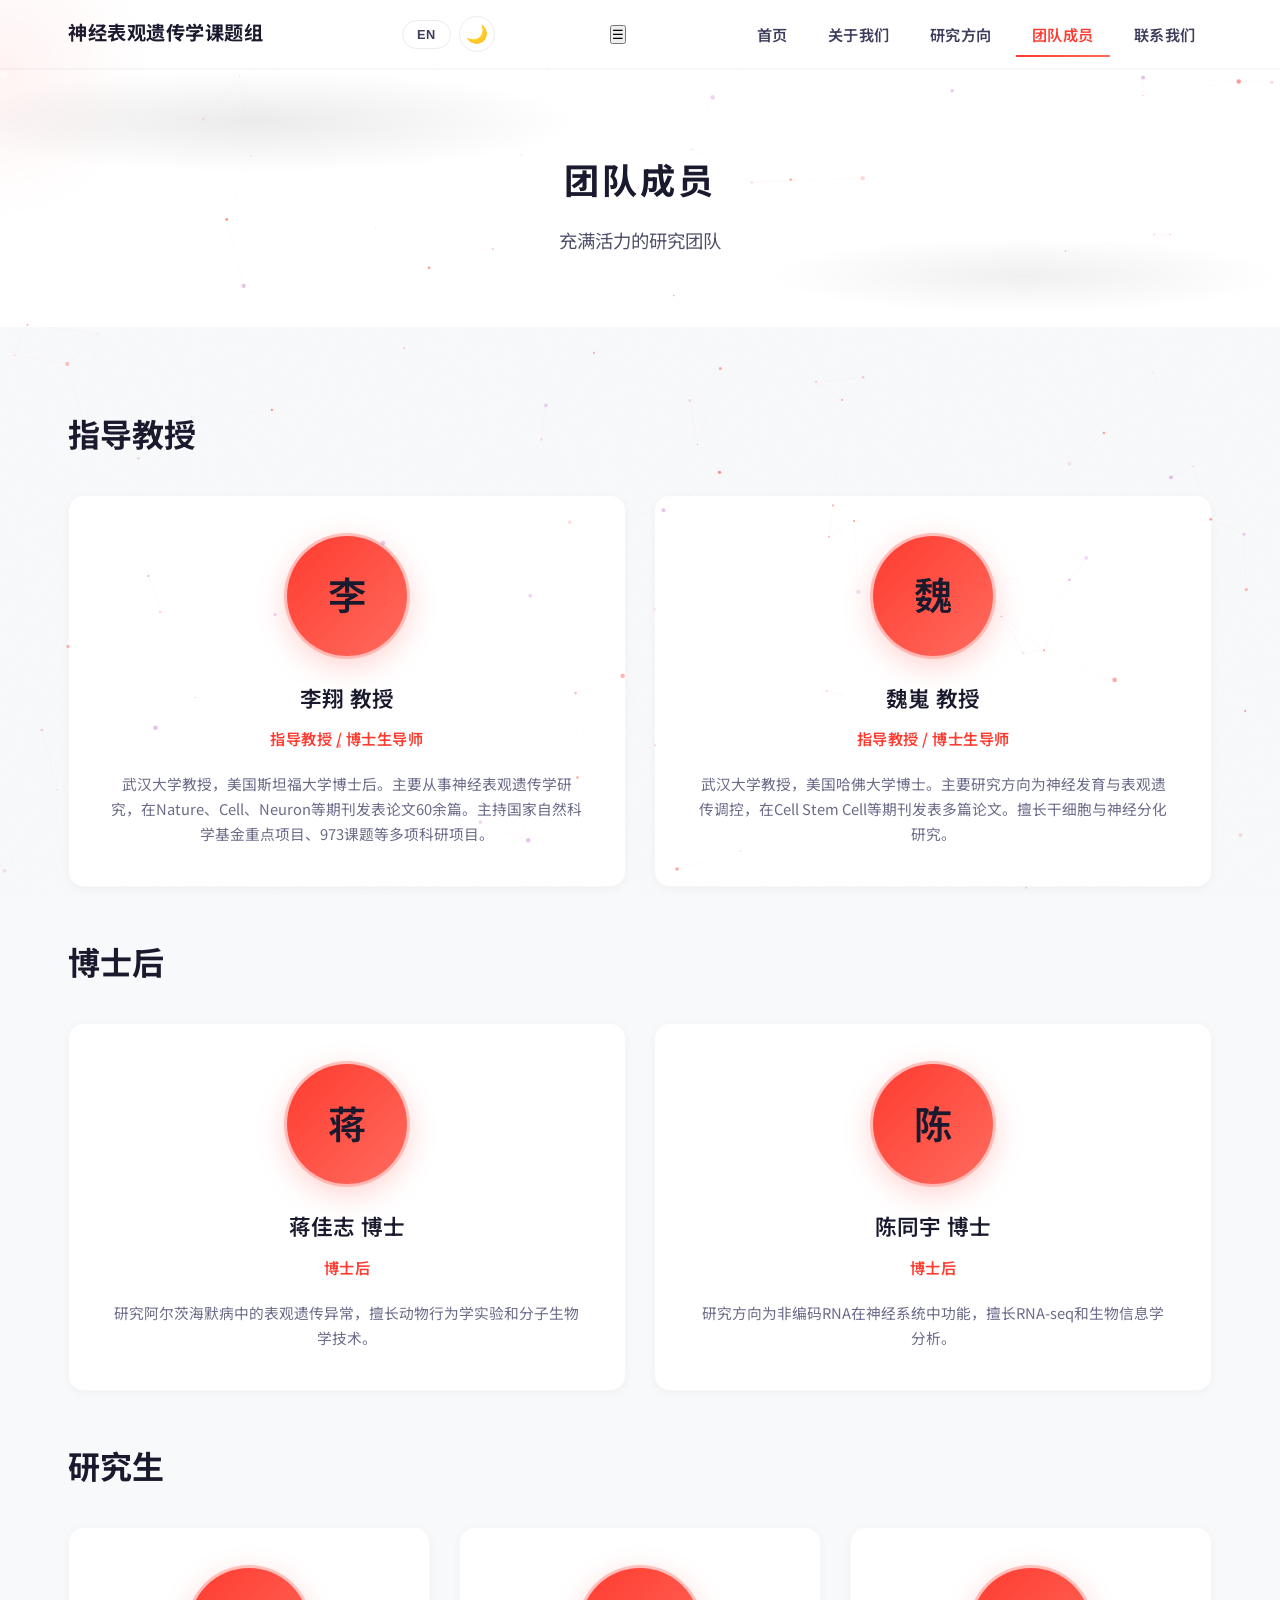
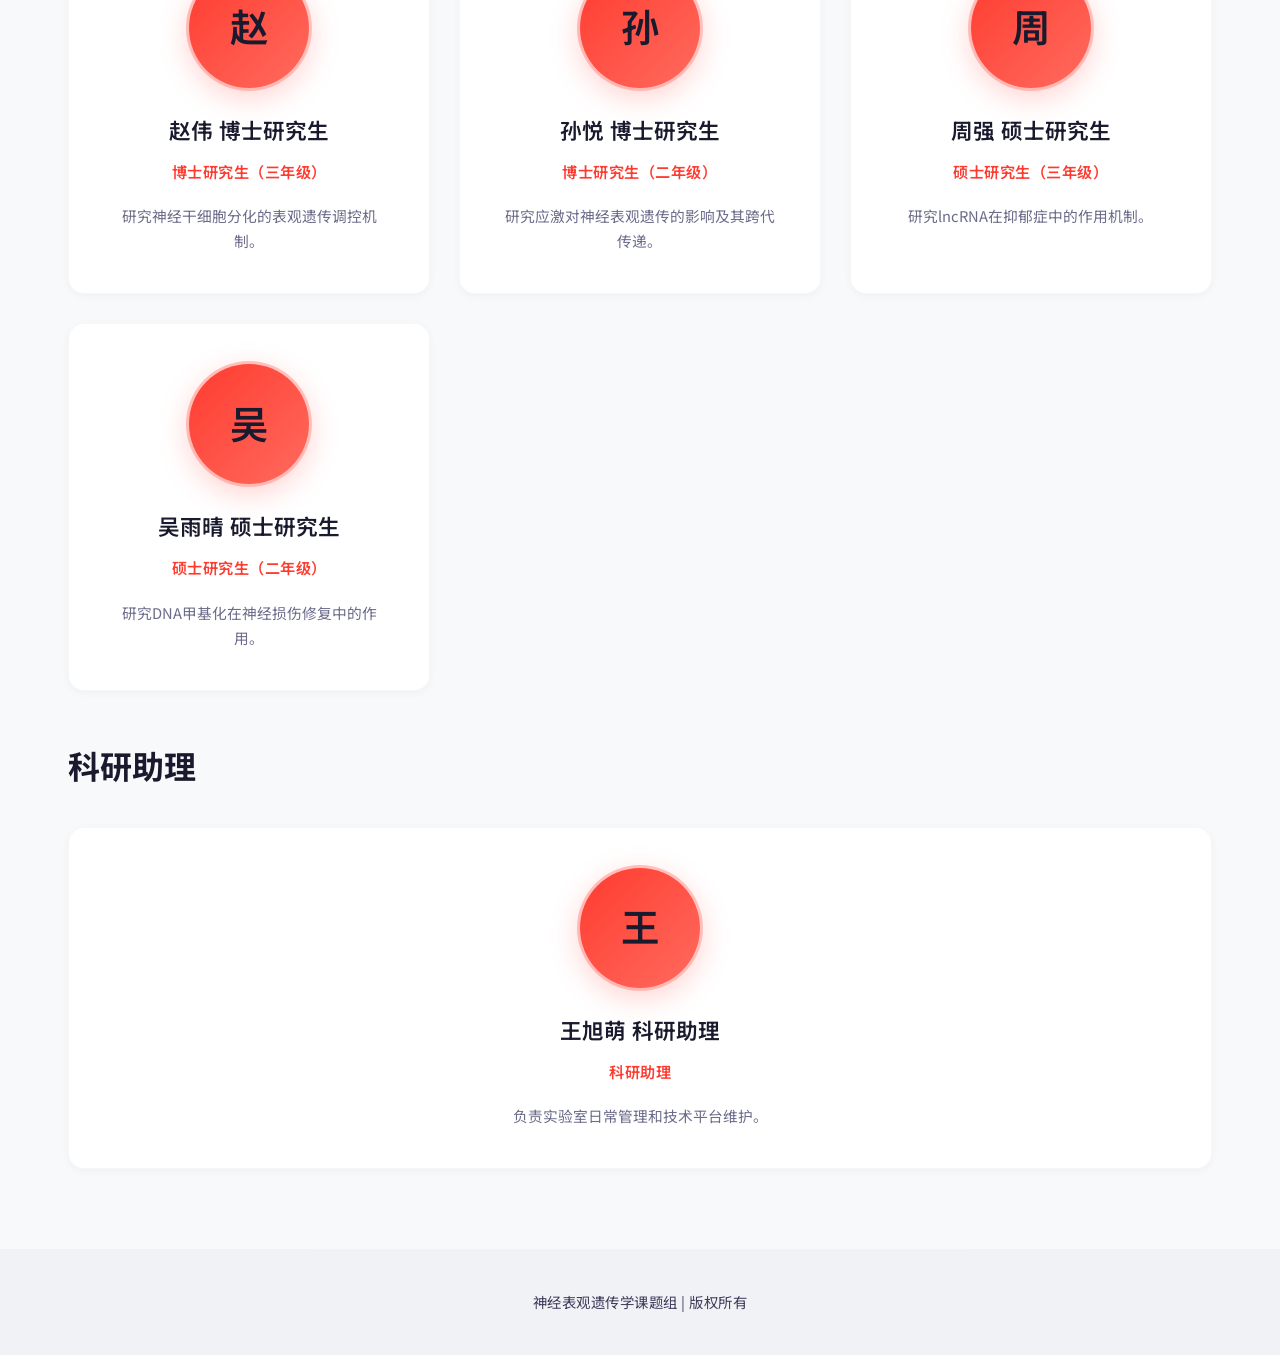
<file: team.html>
<!DOCTYPE html>
<html lang="zh-CN">
<head>
    <meta charset="UTF-8">
    <meta name="viewport" content="width=device-width, initial-scale=1.0">
    <title>团队成员 - 神经表观遗传学课题组</title>
    <link rel="stylesheet" href="css/style.css">
</head>
<body data-page="team">
    <!-- Custom Cursor (Qclaw Style) -->
    <div class="cursor-dot" id="cursorDot"></div>
    <div class="cursor-ring" id="cursorRing"></div>
    <div class="cursor-glow" id="cursorGlow"></div>

    <header>
        <nav>
            <div class="container">
                <h1 class="logo">神经表观遗传学课题组</h1>
                <div class="toolbar">
                    <button class="lang-switch" onclick="toggleLanguage()">EN</button>
                    <button class="theme-toggle" onclick="toggleTheme()">
                        <span class="icon">🌙</span>
                    </button>
                </div>
                <ul class="nav-links">
                    <li><a href="index.html#main-wrapper" data-i18n-nav="home">首页</a></li>
                    <li><a href="about.html" data-i18n-nav="about">关于我们</a></li>
                    <li><a href="research.html" data-i18n-nav="research">研究方向</a></li>
                    <li><a href="team.html" class="active" data-i18n-nav="team">团队成员</a></li>
                    <li><a href="contact.html" data-i18n-nav="contact">联系我们</a></li>
                </ul>
            </div>
        </nav>
    </header>

    <div class="page-header">
        <div class="container">
            <h2 data-i18n="title">团队成员</h2>
            <p data-i18n="subtitle">充满活力的研究团队</p>
        </div>
    </div>

    <main class="page-content">
        <div class="container">
            <h2 style="margin-bottom: 2rem; color: var(--primary-color);" data-i18n="pi">指导教授</h2>
            <div class="team-grid">
                <div class="team-member">
                    <div class="member-photo">李</div>
                    <h3 data-i18n="li_xiang_name">李翔 教授</h3>
                    <p class="title" data-i18n="li_xiang_title">指导教授 / 博士生导师</p>
                    <p class="bio" data-i18n="li_xiang_bio">武汉大学教授，美国斯坦福大学博士后。主要从事神经表观遗传学研究，在Nature、Cell、Neuron等期刊发表论文60余篇。主持国家自然科学基金重点项目、973课题等多项科研项目。</p>
                </div>
                <div class="team-member">
                    <div class="member-photo">魏</div>
                    <h3 data-i18n="wei_wei_name">魏嵬 教授</h3>
                    <p class="title" data-i18n="wei_wei_title">指导教授 / 博士生导师</p>
                    <p class="bio" data-i18n="wei_wei_bio">武汉大学教授，美国哈佛大学博士。主要研究方向为神经发育与表观遗传调控，在Cell Stem Cell等期刊发表多篇论文。擅长干细胞与神经分化研究。</p>
                </div>
            </div>

            <h2 style="margin: 3rem 0 2rem; color: var(--primary-color);" data-i18n="postdocs">博士后</h2>
            <div class="team-grid">
                <div class="team-member">
                    <div class="member-photo">蒋</div>
                    <h3 data-i18n="liu_chang_name">蒋佳志 博士</h3>
                    <p class="title" data-i18n="postdoc_title">博士后</p>
                    <p class="bio" data-i18n="liu_chang_bio">研究阿尔茨海默病中的表观遗传异常，擅长动物行为学实验和分子生物学技术。</p>
                </div>
                <div class="team-member">
                    <div class="member-photo">陈</div>
                    <h3 data-i18n="chen_xiaoxiao_name">陈同宇 博士</h3>
                    <p class="title" data-i18n="postdoc_title">博士后</p>
                    <p class="bio" data-i18n="chen_xiaoxiao_bio">研究方向为非编码RNA在神经系统中功能，擅长RNA-seq和生物信息学分析。</p>
                </div>
            </div>

            <h2 style="margin: 3rem 0 2rem; color: var(--primary-color);" data-i18n="grad_students">研究生</h2>
            <div class="team-grid">
                <div class="team-member">
                    <div class="member-photo">赵</div>
                    <h3 data-i18n="zhao_wei_name">赵伟 博士研究生</h3>
                    <p class="title" data-i18n="zhao_wei_title">博士研究生（三年级）</p>
                    <p class="bio" data-i18n="zhao_wei_bio">研究神经干细胞分化的表观遗传调控机制。</p>
                </div>
                <div class="team-member">
                    <div class="member-photo">孙</div>
                    <h3 data-i18n="sun_yue_name">孙悦 博士研究生</h3>
                    <p class="title" data-i18n="sun_yue_title">博士研究生（二年级）</p>
                    <p class="bio" data-i18n="sun_yue_bio">研究应激对神经表观遗传的影响及其跨代传递。</p>
                </div>
                <div class="team-member">
                    <div class="member-photo">周</div>
                    <h3 data-i18n="zhou_qiang_name">周强 硕士研究生</h3>
                    <p class="title" data-i18n="zhou_qiang_title">硕士研究生（三年级）</p>
                    <p class="bio" data-i18n="zhou_qiang_bio">研究lncRNA在抑郁症中的作用机制。</p>
                </div>
                <div class="team-member">
                    <div class="member-photo">吴</div>
                    <h3 data-i18n="wu_yuqing_name">吴雨晴 硕士研究生</h3>
                    <p class="title" data-i18n="wu_yuqing_title">硕士研究生（二年级）</p>
                    <p class="bio" data-i18n="wu_yuqing_bio">研究DNA甲基化在神经损伤修复中的作用。</p>
                </div>
            </div>

            <h2 style="margin: 3rem 0 2rem; color: var(--primary-color);" data-i18n="research_assistants">科研助理</h2>
            <div class="team-grid">
                <div class="team-member">
                    <div class="member-photo">王</div>
                    <h3 data-i18n="zheng_hao_name">王旭萌 科研助理</h3>
                    <p class="title" data-i18n="ra_title">科研助理</p>
                    <p class="bio" data-i18n="zheng_hao_bio">负责实验室日常管理和技术平台维护。</p>
                </div>
            </div>
        </div>
    </main>

    <footer>
        <div class="container">
            <p data-i18n-footer="copyright">&copy; 2026 神经表观遗传学课题组 | 版权所有</p>
        </div>
    </footer>
    <script src="js/particles.js"></script>
    <script src="js/main.js"></script>
</body>
</html>
</file>
<file: css/style.css>
/* ============================================
   神经表观遗传学课题组 - 设计升级版
   Inspired by Qclaw Design System
   ============================================ */

@import url('https://fonts.googleapis.com/css2?family=Orbitron:wght@400;500;700;900&family=Noto+Sans+SC:wght@300;400;500;700;900&family=JetBrains+Mono:wght@400;500;700&display=swap');

* {
    margin: 0;
    padding: 0;
    box-sizing: border-box;
}

/* ============================================
   Design Tokens - 核心设计变量 (Qclaw Style)
   ============================================ */
:root {
    /* 品牌色彩 - Qclaw 红色科技主题 */
    --red-primary: #FF3B30;
    --red-glow: #FF6B5E;
    --gold-accent: #FFD700;
    --bg-dark: #0A0A0F;
    --bg-card: rgba(255,255,255,0.03);
    --text-primary: #F0F0F5;
    --text-secondary: rgba(240,240,245,0.6);
    --border-subtle: rgba(255,255,255,0.06);
    --gradient-red: linear-gradient(135deg, #FF3B30, #FF6B5E);

    /* 日间模式默认变量 - Light Theme */
    --text-primary: #1a1a2e;
    --text-secondary: #3d3d5c;
    --text-tertiary: #6b6b8a;
    --text-muted: #9999b3;
    --bg-deep: #0a0a14;
    --bg-primary: #f8f9fb;
    --bg-secondary: #ffffff;
    --bg-tertiary: #f0f2f5;
    --bg-elevated: #ffffff;

    /* 保留原有变量用于兼容 */
    --primary-deep: #0f2d4a;
    --primary: #1a4a7a;
    --primary-light: #2c5d8f;
    --primary-lighter: #3d7ab5;
    --secondary: #4a90d9;
    --secondary-light: #6ba3e0;
    --accent: #FF3B30;
    --accent-soft: #FF6B5E;

    /* 强调色 - 用于科学研究主题 */
    --accent-bio: #27ae60;
    --accent-dna: #8e44ad;
    --accent-neuro: #e67e22;

    /* 玻璃拟态效果 */
    --glass-bg: rgba(255, 255, 255, 0.85);
    --glass-bg-solid: rgba(255, 255, 255, 0.95);
    --glass-border: rgba(0, 0, 0, 0.06);
    --glass-shadow: 0 8px 32px rgba(0, 0, 0, 0.08);

    /* 阴影系统 - 更精致的层次 */
    --shadow-sm: 0 2px 8px rgba(0, 0, 0, 0.04);
    --shadow-md: 0 4px 16px rgba(0, 0, 0, 0.06);
    --shadow-lg: 0 8px 32px rgba(0, 0, 0, 0.08);
    --shadow-xl: 0 16px 48px rgba(0, 0, 0, 0.12);
    --shadow-glow: 0 0 40px rgba(74, 144, 217, 0.15);

    /* 间距系统 */
    --space-xs: 0.25rem;
    --space-sm: 0.5rem;
    --space-md: 1rem;
    --space-lg: 1.5rem;
    --space-xl: 2rem;
    --space-2xl: 3rem;
    --space-3xl: 4rem;

    /* 圆角系统 */
    --radius-sm: 6px;
    --radius-md: 10px;
    --radius-lg: 16px;
    --radius-xl: 24px;
    --radius-full: 9999px;

    /* 过渡动画 */
    --transition-fast: 0.15s ease;
    --transition-base: 0.25s ease;
    --transition-slow: 0.4s cubic-bezier(0.4, 0, 0.2, 1);
    --transition-spring: 0.5s cubic-bezier(0.34, 1.56, 0.64, 1);

    /* 字体系统 - Qclaw Style */
    --font-display: 'Orbitron', 'Noto Sans SC', sans-serif;
    --font-body: 'Noto Sans SC', 'Source Han Sans SC', 'PingFang SC', 'Microsoft YaHei', sans-serif;
    --font-mono: 'JetBrains Mono', 'Fira Code', monospace;
}

/* ============================================
   Base Styles - 基础样式
   ============================================ */
html {
    scroll-behavior: smooth;
}

body {
    font-family: var(--font-body);
    line-height: 1.75;
    color: var(--text-primary);
    background: var(--bg-primary);
    overflow-x: hidden;
    min-height: 100vh;
    transition: background var(--transition-slow), color var(--transition-slow);
    /* 添加微妙的噪点纹理 */
    position: relative;
}

body::before {
    content: '';
    position: fixed;
    top: 0;
    left: 0;
    width: 100%;
    height: 100%;
    background-image: url("data:image/svg+xml,%3Csvg viewBox='0 0 400 400' xmlns='http://www.w3.org/2000/svg'%3E%3Cfilter id='noiseFilter'%3E%3CfeTurbulence type='fractalNoise' baseFrequency='0.9' numOctaves='3' stitchTiles='stitch'/%3E%3C/filter%3E%3Crect width='100%25' height='100%25' filter='url(%23noiseFilter)'/%3E%3C/svg%3E");
    opacity: 0.015;
    pointer-events: none;
    z-index: -1;
}

body[lang="en"] {
    line-height: 1.8;
}

/* Selection */
::selection {
    background: var(--red-primary);
    color: white;
}

/* ============================================
   Custom Cursor - 自定义光标 (Qclaw Style)
   ============================================ */
body {
    cursor: none;
}

a, button, span, div, img, input, textarea, select, label {
    cursor: none;
}

.cursor-dot {
    position: fixed;
    width: 8px;
    height: 8px;
    background: var(--red-glow);
    border-radius: 50%;
    pointer-events: none;
    z-index: 99999;
    mix-blend-mode: screen;
}

.cursor-ring {
    position: fixed;
    width: 36px;
    height: 36px;
    border: 1.5px solid rgba(255, 107, 94, 0.5);
    border-radius: 50%;
    pointer-events: none;
    z-index: 99998;
    transition: width 0.3s, height 0.3s, border-color 0.3s;
}

.cursor-ring.hovering {
    width: 52px;
    height: 52px;
    border-color: rgba(255, 107, 94, 0.8);
}

.cursor-glow {
    position: fixed;
    width: 300px;
    height: 300px;
    background: radial-gradient(circle, rgba(255, 59, 48, 0.06) 0%, transparent 70%);
    pointer-events: none;
    z-index: 99997;
    transform: translate(-50%, -50%);
}

/* Mobile: disable custom cursor */
@media (max-width: 900px) {
    body, a, button, span, div, img, input, textarea, select, label {
        cursor: auto;
    }
    .cursor-dot, .cursor-ring, .cursor-glow {
        display: none !important;
    }
}

/* ============================================
   Landing Page / Cover - 启动页
   ============================================ */
.landing-page {
    position: fixed;
    top: 0;
    left: 0;
    width: 100%;
    height: 100vh;
    z-index: 9999;
    background: var(--bg-primary);
    display: flex;
    align-items: center;
    justify-content: center;
    overflow: hidden;
}

/* 多层渐变背景 + 动画 - Light mode: subtle gray, Dark mode: Qclaw style */
.landing-bg {
    position: absolute;
    top: 0;
    left: 0;
    width: 100%;
    height: 100%;
    background:
        radial-gradient(ellipse 80% 60% at 20% 20%, rgba(0, 0, 0, 0.05) 0%, transparent 50%),
        radial-gradient(ellipse 60% 50% at 80% 30%, rgba(0, 0, 0, 0.04) 0%, transparent 45%),
        radial-gradient(ellipse 70% 60% at 50% 80%, rgba(0, 0, 0, 0.03) 0%, transparent 40%),
        linear-gradient(180deg, #f8f9fb 0%, #f0f2f5 50%, #e8eaed 100%);
    animation: gradientShift 15s ease-in-out infinite;
}

body.dark-mode .landing-page {
    background: #0A0A0F;
}

body.dark-mode .landing-bg {
    background:
        radial-gradient(ellipse 80% 60% at 20% 20%, rgba(255, 59, 48, 0.08) 0%, transparent 50%),
        radial-gradient(ellipse 60% 50% at 80% 30%, rgba(180, 60, 200, 0.06) 0%, transparent 45%),
        radial-gradient(ellipse 70% 60% at 50% 80%, rgba(255, 100, 50, 0.05) 0%, transparent 40%),
        linear-gradient(180deg, #0A0A0F 0%, #0d0d14 50%, #141420 100%);
}

@keyframes gradientShift {
    0%, 100% { opacity: 1; transform: scale(1); }
    50% { opacity: 0.9; transform: scale(1.02); }
}

/* 神经网络动画效果 - Light: gray, Dark: Qclaw red */
.landing-bg::before {
    content: '';
    position: absolute;
    top: 0;
    left: 0;
    width: 100%;
    height: 100%;
    background-image:
        radial-gradient(circle at 15% 25%, rgba(0, 0, 0, 0.08) 0%, transparent 10%),
        radial-gradient(circle at 85% 35%, rgba(0, 0, 0, 0.06) 0%, transparent 8%),
        radial-gradient(circle at 45% 75%, rgba(0, 0, 0, 0.05) 0%, transparent 7%),
        radial-gradient(circle at 75% 85%, rgba(0, 0, 0, 0.07) 0%, transparent 6%),
        radial-gradient(circle at 25% 65%, rgba(0, 0, 0, 0.04) 0%, transparent 6%);
    background-size: 100% 100%;
    animation: neuronPulse 8s ease-in-out infinite;
}

body.dark-mode .landing-bg::before {
    background-image:
        radial-gradient(circle at 15% 25%, rgba(255, 59, 48, 0.15) 0%, transparent 10%),
        radial-gradient(circle at 85% 35%, rgba(180, 60, 200, 0.12) 0%, transparent 8%),
        radial-gradient(circle at 45% 75%, rgba(255, 100, 50, 0.1) 0%, transparent 7%),
        radial-gradient(circle at 75% 85%, rgba(255, 59, 48, 0.12) 0%, transparent 6%),
        radial-gradient(circle at 25% 65%, rgba(180, 60, 200, 0.08) 0%, transparent 6%);
}

@keyframes neuronPulse {
    0%, 100% { opacity: 0.6; transform: scale(1); }
    50% { opacity: 1; transform: scale(1.03); }
}

/* 浮动粒子效果 */
.landing-bg::after {
    content: '';
    position: absolute;
    top: 0;
    left: 0;
    width: 100%;
    height: 100%;
    background-image:
        radial-gradient(2px 2px at 20% 30%, rgba(255,255,255,0.3) 50%, transparent 50%),
        radial-gradient(2px 2px at 40% 70%, rgba(255,255,255,0.2) 50%, transparent 50%),
        radial-gradient(1.5px 1.5px at 60% 20%, rgba(255,255,255,0.25) 50%, transparent 50%),
        radial-gradient(1.5px 1.5px at 80% 50%, rgba(255,255,255,0.15) 50%, transparent 50%),
        radial-gradient(2px 2px at 10% 80%, rgba(255,255,255,0.2) 50%, transparent 50%),
        radial-gradient(1px 1px at 90% 10%, rgba(255,255,255,0.25) 50%, transparent 50%),
        radial-gradient(1.5px 1.5px at 50% 90%, rgba(255,255,255,0.18) 50%, transparent 50%);
    background-size: 200px 200px;
    animation: floatParticles 20s linear infinite;
}

@keyframes floatParticles {
    0% { transform: translateY(0); }
    100% { transform: translateY(-200px); }
}

.landing-content {
    position: relative;
    z-index: 10001;
    text-align: center;
    padding: 2rem;
    margin-top: -5%;
}

/* Logo 动画 - Light: black glow, Dark: Qclaw red glow */
.lab-logo-img {
    width: 150px;
    height: 150px;
    margin-bottom: 2.5rem;
    filter: drop-shadow(0 0 40px rgba(0, 0, 0, 0.15));
    animation: logoFloat 4s ease-in-out infinite, logoGlow 3s ease-in-out infinite alternate;
}

body.dark-mode .lab-logo-img {
    filter: drop-shadow(0 0 40px rgba(255, 59, 48, 0.3));
}

@keyframes logoFloat {
    0%, 100% { transform: translateY(0); }
    50% { transform: translateY(-10px); }
}

@keyframes logoGlow {
    0% { filter: drop-shadow(0 0 30px rgba(0, 0, 0, 0.1)); }
    100% { filter: drop-shadow(0 0 50px rgba(0, 0, 0, 0.2)); }
}

body.dark-mode @keyframes logoGlow {
    0% { filter: drop-shadow(0 0 30px rgba(255, 59, 48, 0.2)); }
    100% { filter: drop-shadow(0 0 50px rgba(255, 59, 48, 0.4)); }
}

/* 标题样式 - 更精致的排版 */
.landing-title {
    font-size: clamp(2.2rem, 5vw, 3.6rem);
    color: #1a1a2e;
    margin-bottom: 0.8rem;
    font-weight: 700;
    letter-spacing: 4px;
    font-family: var(--font-display);
    animation: titleReveal 1s ease-out forwards;
    opacity: 0;
    transform: translateY(20px);
}

body.dark-mode .landing-title {
    color: #F0F0F5;
}

@keyframes titleReveal {
    to {
        opacity: 1;
        transform: translateY(0);
    }
}

.landing-subtitle {
    font-size: clamp(1.1rem, 2.5vw, 1.5rem);
    color: #3d3d5c;
    margin-bottom: 0.8rem;
    font-weight: 400;
    letter-spacing: 2px;
    font-family: var(--font-body);
    animation: titleReveal 1s ease-out 0.2s forwards;
    opacity: 0;
    transform: translateY(20px);
}

body.dark-mode .landing-subtitle {
    color: rgba(240, 240, 245, 0.7);
}

.landing-institution {
    font-size: clamp(1.2rem, 2.8vw, 1.65rem);
    color: #1a1a2e;
    margin-bottom: 2rem;
    font-weight: 500;
    letter-spacing: 1px;
    line-height: 1.9;
    animation: titleReveal 1s ease-out 0.4s forwards;
    opacity: 0;
    transform: translateY(20px);
}

body.dark-mode .landing-institution {
    color: #F0F0F5;
}

.landing-institution span {
    font-size: 0.6em;
    color: #6b6b8a;
    font-weight: 400;
    display: block;
    margin-top: 0.5rem;
    letter-spacing: 0.5px;
}

body.dark-mode .landing-institution span {
    color: rgba(240, 240, 245, 0.6);
}

/* 滚动提示 - 更优雅的动画 */
.landing-scroll-hint {
    position: absolute;
    bottom: -12%;
    left: 50%;
    transform: translateX(-50%);
    cursor: pointer;
    text-align: center;
    color: #3d3d5c;
    font-size: 0.9rem;
    letter-spacing: 1px;
    transition: all var(--transition-base);
    animation: hintBounce 2s ease-in-out infinite;
}

body.dark-mode .landing-scroll-hint {
    color: rgba(240, 240, 245, 0.7);
}

.landing-scroll-hint:hover {
    color: #1a1a2e;
    transform: translateX(-50%) translateY(3px);
}

body.dark-mode .landing-scroll-hint:hover {
    color: #F0F0F5;
}

@keyframes hintBounce {
    0%, 100% { transform: translateX(-50%) translateY(0); }
    50% { transform: translateX(-50%) translateY(8px); }
}

.scroll-arrow {
    margin-top: 14px;
}

.scroll-arrow span {
    display: inline-block;
    width: 20px;
    height: 20px;
    border-right: 2px solid rgba(0, 0, 0, 0.4);
    border-bottom: 2px solid rgba(0, 0, 0, 0.4);
    transform: rotate(45deg);
    margin: 0 -2px;
    animation: scrollArrowAnim 1.5s infinite;
}

body.dark-mode .scroll-arrow span {
    border-right: 2px solid rgba(255, 255, 255, 0.6);
    border-bottom: 2px solid rgba(255, 255, 255, 0.6);
}

.scroll-arrow span:nth-child(2) {
    animation-delay: 0.12s;
}

.scroll-arrow span:nth-child(3) {
    animation-delay: 0.24s;
}

@keyframes scrollArrowAnim {
    0% { opacity: 0; transform: rotate(45deg) translateY(-10px); }
    40% { opacity: 1; }
    100% { opacity: 0; transform: rotate(45deg) translateY(10px); }
}

/* ============================================
   Main Layout - 主布局
   ============================================ */
.main-wrapper {
    margin-top: 0;
    min-height: 100vh;
    padding-top: 70px;
}

.container {
    max-width: 1200px;
    margin: 0 auto;
    padding: 0 28px;
    position: relative;
    z-index: 1;
}

/* ============================================
   Header & Navigation - 头部导航
   ============================================ */
header {
    background: rgba(255, 255, 255, 0.92);
    backdrop-filter: blur(24px);
    -webkit-backdrop-filter: blur(24px);
    border-bottom: 1px solid rgba(0, 0, 0, 0.04);
    position: fixed;
    top: 0;
    left: 0;
    right: 0;
    z-index: 10001;
    padding: 0;
    transition: all var(--transition-slow);
}

header.scrolled {
    background: rgba(255, 255, 255, 0.98);
    box-shadow: var(--shadow-md);
    border-bottom-color: rgba(0, 0, 0, 0.06);
}

header.hidden {
    transform: translateY(-100%);
}

nav {
    padding: 1rem 0;
}

nav .container {
    display: flex;
    justify-content: space-between;
    align-items: center;
}

/* Logo */
.logo {
    font-size: 1.2rem;
    color: var(--text-primary);
    font-weight: 700;
    letter-spacing: 0.5px;
    font-family: var(--font-display);
    transition: all var(--transition-base);
}

.logo:hover {
    color: var(--red-primary);
}

body.dark-mode .logo:hover {
    color: var(--red-glow);
    text-shadow: 0 0 12px rgba(255, 107, 94, 0.5);
}

/* 导航链接 - 更精致的悬停效果 */
.nav-links {
    display: flex;
    list-style: none;
    gap: 0.5rem;
}

.nav-links a {
    text-decoration: none;
    color: var(--text-secondary);
    font-weight: 600;
    font-size: 0.95rem;
    letter-spacing: 0.5px;
    transition: all 0.3s;
    position: relative;
    padding: 0.5rem 1rem;
}

.nav-links a::after {
    content: '';
    position: absolute;
    bottom: -4px;
    left: 0;
    width: 0;
    height: 2px;
    background: linear-gradient(90deg, var(--red-primary), var(--red-glow));
    transition: width 0.3s;
}

.nav-links a:hover {
    color: var(--red-primary);
}

body.dark-mode .nav-links a {
    color: rgba(255, 255, 255, 0.85);
}

body.dark-mode .nav-links a::after {
    background: var(--gradient-red);
}

body.dark-mode .nav-links a:hover {
    color: #fff;
    text-shadow: 0 0 12px rgba(255, 107, 94, 0.5);
}

.nav-links a:hover::after {
    width: 100%;
}

.nav-links a.active {
    color: var(--red-primary);
}

body.dark-mode .nav-links a.active {
    color: var(--red-glow);
}

.nav-links a.active::after {
    width: 100%;
}

/* 语言和主题切换 */
.toolbar {
    display: flex;
    align-items: center;
    gap: 0.5rem;
    margin-left: 1.5rem;
}

.lang-switch,
.theme-toggle {
    background: transparent;
    border: 1px solid rgba(0, 0, 0, 0.08);
    color: var(--text-secondary);
    padding: 6px 14px;
    border-radius: var(--radius-full);
    cursor: pointer;
    font-size: 0.8rem;
    font-weight: 600;
    transition: all var(--transition-base);
    letter-spacing: 0.5px;
}

.lang-switch:hover,
.theme-toggle:hover {
    background: rgba(255, 59, 48, 0.08);
    border-color: var(--red-glow);
    color: var(--red-primary);
    transform: translateY(-1px);
}

.theme-toggle {
    width: 36px;
    height: 36px;
    padding: 0;
    display: flex;
    align-items: center;
    justify-content: center;
    font-size: 1.1rem;
}

/* ============================================
   Hero Section - 主视觉区域
   ============================================ */
.hero {
    background: var(--bg-secondary);
    color: var(--text-primary);
    padding: 90px 0 100px;
    text-align: center;
    position: relative;
    overflow: hidden;
    min-height: auto;
    display: flex;
    flex-direction: column;
    justify-content: center;
    align-items: center;
    z-index: 2;
}

body.dark-mode .hero {
    background: var(--bg-dark);
    color: var(--white);
}

.hero::before {
    content: '';
    position: absolute;
    top: 0;
    left: 0;
    right: 0;
    bottom: 0;
    background:
        radial-gradient(ellipse 60% 40% at 10% 10%, rgba(0, 0, 0, 0.06) 0%, transparent 50%),
        radial-gradient(ellipse 50% 40% at 90% 90%, rgba(0, 0, 0, 0.04) 0%, transparent 50%);
    pointer-events: none;
}

body.dark-mode .hero::before {
    background:
        radial-gradient(ellipse 60% 40% at 10% 10%, rgba(255, 59, 48, 0.1) 0%, transparent 50%),
        radial-gradient(ellipse 50% 40% at 90% 90%, rgba(180, 60, 200, 0.08) 0%, transparent 50%);
}

.hero .container {
    position: relative;
    z-index: 3;
    width: 100%;
    max-width: 1000px;
    display: flex;
    flex-direction: column;
    align-items: center;
}

/* 装饰圆形 - Qclaw Style Float Orbs */
.decoration-circle {
    position: absolute;
    border-radius: 50%;
    pointer-events: none;
    filter: blur(80px);
    z-index: 0;
}

.circle-1 {
    width: 400px;
    height: 400px;
    top: 10%;
    right: -100px;
    background: rgba(0, 0, 0, 0.08);
    animation: orbFloat1 20s ease-in-out infinite;
}

body.dark-mode .circle-1 {
    background: rgba(255, 59, 48, 0.06);
}

.circle-2 {
    width: 350px;
    height: 350px;
    bottom: 10%;
    left: -80px;
    background: rgba(0, 0, 0, 0.06);
    animation: orbFloat2 25s ease-in-out infinite;
}

body.dark-mode .circle-2 {
    background: rgba(180, 60, 200, 0.04);
}

.circle-3 {
    width: 300px;
    height: 300px;
    top: 40%;
    left: 20%;
    background: rgba(0, 0, 0, 0.05);
    animation: orbFloat3 18s ease-in-out infinite;
}

body.dark-mode .circle-3 {
    background: rgba(255, 100, 50, 0.05);
}

@keyframes orbFloat1 {
    0%, 100% { transform: translate(0, 0); }
    33% { transform: translate(60px, -40px); }
    66% { transform: translate(-30px, 50px); }
}

@keyframes orbFloat2 {
    0%, 100% { transform: translate(0, 0); }
    33% { transform: translate(-50px, 30px); }
    66% { transform: translate(40px, -60px); }
}

@keyframes orbFloat3 {
    0%, 100% { transform: translate(0, 0); }
    50% { transform: translate(70px, -30px); }
}

@keyframes floatCircle {
    0%, 100% { transform: translate(0, 0) rotate(0deg); }
    25% { transform: translate(10px, -10px) rotate(5deg); }
    50% { transform: translate(0, -20px) rotate(0deg); }
    75% { transform: translate(-10px, -10px) rotate(-5deg); }
}

/* 标题样式 */
.hero h2 {
    font-size: clamp(2rem, 5vw, 3.2rem);
    margin-bottom: 1.4rem;
    animation: fadeInUp 0.8s ease forwards;
    line-height: 1.4;
    max-width: 900px;
    font-weight: 700;
    font-family: var(--font-display);
    letter-spacing: 2px;
    color: var(--text-primary);
}

body.dark-mode .hero h2 {
    color: #ffffff;
    text-shadow: 0 4px 30px rgba(0, 0, 0, 0.3);
}

.hero p {
    font-size: clamp(1.05rem, 2.5vw, 1.35rem);
    margin-bottom: 2.5rem;
    max-width: 750px;
    margin-left: auto;
    margin-right: auto;
    animation: fadeInUp 0.8s ease forwards;
    animation-delay: 0.15s;
    opacity: 0;
    line-height: 1.8;
    color: var(--text-secondary);
}

body.dark-mode .hero p {
    color: rgba(255, 255, 255, 0.8);
}

.hero .btn {
    animation: fadeInUp 0.8s ease forwards;
    animation-delay: 0.3s;
    opacity: 0;
}

/* 动画 */
@keyframes fadeInUp {
    from { opacity: 0; transform: translateY(30px); }
    to { opacity: 1; transform: translateY(0); }
}

@keyframes fadeInDown {
    from { opacity: 0; transform: translateY(-30px); }
    to { opacity: 1; transform: translateY(0); }
}

@keyframes scaleIn {
    from { opacity: 0; transform: scale(0.92); }
    to { opacity: 1; transform: scale(1); }
}

/* ============================================
   Button - 按钮样式 (Qclaw Style)
   ============================================ */
.btn {
    display: inline-flex;
    align-items: center;
    justify-content: center;
    padding: 14px 32px;
    background: var(--gradient-red);
    color: #ffffff;
    text-decoration: none;
    border-radius: 12px;
    font-weight: 700;
    font-size: 15px;
    letter-spacing: 0.5px;
    transition: all 0.3s;
    border: none;
    position: relative;
    overflow: hidden;
}

.btn:hover {
    transform: translateY(-2px);
    box-shadow: 0 6px 24px rgba(255, 59, 48, 0.4);
}

/* ============================================
   Stats - 数据统计
   ============================================ */
.hero-stats {
    display: flex;
    justify-content: center;
    gap: 4rem;
    margin-top: 4rem;
    flex-wrap: wrap;
}

.stat-item {
    text-align: center;
    animation: fadeInUp 0.8s ease forwards;
    animation-delay: calc(0.4s + var(--delay, 0) * 0.15s);
    opacity: 0;
    position: relative;
    padding: 0 1.5rem;
}

.stat-item::after {
    content: '';
    position: absolute;
    right: -2rem;
    top: 50%;
    transform: translateY(-50%);
    width: 1px;
    height: 40px;
    background: linear-gradient(180deg, transparent, rgba(0, 0, 0, 0.1), transparent);
}

body.dark-mode .stat-item::after {
    background: linear-gradient(180deg, transparent, rgba(255,255,255,0.2), transparent);
}

.stat-item:last-child::after {
    display: none;
}

.stat-number {
    font-size: 2.6rem;
    font-weight: 700;
    color: var(--text-primary);
    display: block;
    font-family: var(--font-display);
    letter-spacing: 1px;
}

body.dark-mode .stat-number {
    color: #ffffff;
    text-shadow: 0 2px 20px rgba(0, 0, 0, 0.25);
}

.stat-label {
    font-size: 0.9rem;
    color: var(--text-secondary);
    margin-top: 0.4rem;
    font-weight: 500;
    letter-spacing: 0.5px;
}

body.dark-mode .stat-label {
    color: rgba(255, 255, 255, 0.75);
}

/* ============================================
   Section Divider - 区块分隔
   ============================================ */
.section-divider {
    height: 1px;
    background: linear-gradient(90deg, transparent, rgba(0, 0, 0, 0.1), transparent);
}

body.dark-mode .section-divider {
    background: linear-gradient(90deg, transparent, rgba(255, 107, 94, 0.3), transparent);
}
    margin: 0 auto;
    max-width: 600px;
    position: relative;
}

.section-divider::before {
    content: '';
    position: absolute;
    top: -4px;
    left: 50%;
    transform: translateX(-50%);
    width: 8px;
    height: 8px;
    background: var(--red-primary);
    border-radius: 50%;
    box-shadow: 0 0 12px rgba(255, 59, 48, 0.5);
}

/* ============================================
   Features Section - 研究方向
   ============================================ */
.features {
    padding: 90px 0;
    position: relative;
    background: var(--bg-secondary);
}

.features::before {
    content: '';
    position: absolute;
    top: 0;
    left: 0;
    right: 0;
    height: 1px;
    background: linear-gradient(90deg, transparent, rgba(0,0,0,0.05), transparent);
}

.features h2 {
    text-align: center;
    margin-bottom: 3.5rem;
    color: var(--text-primary);
    font-size: 2rem;
    font-weight: 700;
    position: relative;
    font-family: var(--font-display);
    letter-spacing: 2px;
}

.features h2::after {
    content: '';
    display: block;
    width: 50px;
    height: 3px;
    background: linear-gradient(90deg, var(--red-primary), var(--red-glow));
    margin: 1.2rem auto 0;
    border-radius: 2px;
}

.feature-grid {
    display: grid;
    grid-template-columns: repeat(auto-fit, minmax(280px, 1fr));
    gap: 1.5rem;
}

/* 卡片 - Light Mode Default */
.feature-card {
    padding: 28px 24px;
    position: relative;
    min-height: 200px;
    display: flex;
    flex-direction: column;
    background: var(--bg-elevated);
    border: 1px solid rgba(0, 0, 0, 0.06);
    border-radius: 18px;
    transition: all 0.5s;
    overflow: hidden;
    box-shadow: var(--shadow-sm);
}

/* 卡片悬浮光效 */
.feature-card::before {
    content: '';
    position: absolute;
    inset: 0;
    border-radius: 18px;
    background: linear-gradient(135deg, rgba(255, 59, 48, 0.08), transparent 60%);
    opacity: 0;
    transition: opacity 0.5s;
}

.feature-card::after {
    content: '';
    position: absolute;
    top: 0;
    left: 0;
    right: 0;
    height: 2px;
    background: linear-gradient(90deg, transparent, var(--red-glow), transparent);
    opacity: 0;
    transition: opacity 0.4s;
}

.feature-card:hover {
    border-color: rgba(255, 59, 48, 0.3);
    transform: translateY(-8px);
    box-shadow: var(--shadow-xl);
}

/* Dark Mode - Qclaw Style Glass Cards */
body.dark-mode .feature-card {
    background: linear-gradient(135deg, rgba(255,255,255,0.04), rgba(255,255,255,0.01));
    border: 1px solid rgba(255,255,255,0.08);
    backdrop-filter: blur(10px);
}

body.dark-mode .feature-card::before {
    background: linear-gradient(135deg, rgba(255,59,48,0.08), transparent 60%);
}

body.dark-mode .feature-card::after {
    background: linear-gradient(90deg, transparent, var(--red-glow), transparent);
}

body.dark-mode .feature-card:hover {
    border-color: rgba(255, 59, 48, 0.25);
    box-shadow: 0 20px 60px rgba(255, 59, 48, 0.08), 0 0 30px rgba(255, 59, 48, 0.04);
}

.feature-card:hover::before {
    opacity: 1;
}

.feature-card:hover::after {
    opacity: 1;
}

.feature-card h3 {
    color: var(--text-primary);
    margin-bottom: 6px;
    font-size: 18px;
    font-weight: 700;
    position: relative;
    z-index: 1;
}

.feature-card p {
    color: var(--text-secondary);
    line-height: 1.6;
    font-size: 14px;
    position: relative;
    z-index: 1;
}

body.dark-mode .feature-card h3 {
    color: #fff;
}

/* ============================================
   News Section - Qclaw Style
   ============================================ */
.news {
    padding: 90px 0;
    position: relative;
    background: transparent;
}

.news h2 {
    text-align: center;
    margin-bottom: 3.5rem;
    color: var(--text-primary);
    font-size: clamp(26px, 4vw, 40px);
    font-weight: 900;
    position: relative;
    font-family: var(--font-display);
    letter-spacing: 2px;
}

body.dark-mode .news h2 {
    color: #ffffff;
}

.news-grid {
    display: grid;
    grid-template-columns: repeat(auto-fit, minmax(340px, 1fr));
    gap: 1.5rem;
}

/* 新闻卡片 - Light Mode Default */
.news-item {
    padding: 28px 24px;
    transition: all 0.5s;
    position: relative;
    min-height: 110px;
    background: var(--bg-elevated);
    border: 1px solid rgba(0, 0, 0, 0.06);
    border-radius: 18px;
    overflow: hidden;
    box-shadow: var(--shadow-sm);
}

.news-item::before {
    content: '';
    position: absolute;
    inset: 0;
    border-radius: 18px;
    background: linear-gradient(135deg, rgba(255, 59, 48, 0.08), transparent 60%);
    opacity: 0;
    transition: opacity 0.5s;
}

.news-item::after {
    content: '';
    position: absolute;
    top: 0;
    left: 0;
    right: 0;
    height: 2px;
    background: linear-gradient(90deg, transparent, var(--red-glow), transparent);
    opacity: 0;
    transition: opacity 0.4s;
}

.news-item:hover {
    border-color: rgba(255, 59, 48, 0.3);
    transform: translateY(-8px);
    box-shadow: var(--shadow-xl);
}

.news-item:hover::before {
    opacity: 1;
}

.news-item:hover::after {
    opacity: 1;
}

/* Dark Mode - Qclaw Glass Style */
body.dark-mode .news-item {
    background: linear-gradient(135deg, rgba(255,255,255,0.04), rgba(255,255,255,0.01));
    border: 1px solid rgba(255,255,255,0.08);
}

body.dark-mode .news-item::before {
    background: linear-gradient(135deg, rgba(255,59,48,0.08), transparent 60%);
}

body.dark-mode .news-item::after {
    background: linear-gradient(90deg, transparent, var(--red-glow), transparent);
}

body.dark-mode .news-item:hover {
    border-color: rgba(255, 59, 48, 0.25);
    box-shadow: 0 20px 60px rgba(255, 59, 48, 0.08), 0 0 30px rgba(255, 59, 48, 0.04);
}

.news-item .date {
    color: var(--red-primary);
    font-size: 0.85rem;
    font-weight: 600;
    letter-spacing: 1px;
    display: block;
    margin-bottom: 0.6rem;
    font-family: var(--font-mono);
}

body.dark-mode .news-item .date {
    color: var(--red-glow);
}

.news-item h4 {
    color: var(--text-primary);
    margin-top: 0.4rem;
    font-size: 1.08rem;
    line-height: 1.6;
    font-weight: 500;
    position: relative;
}

body.dark-mode .news-item h4 {
    color: #ffffff;
}

/* ============================================
   Footer - 页脚
   ============================================ */
footer {
    background: var(--bg-tertiary);
    color: var(--text-secondary);
    text-align: center;
    padding: 2.5rem 0;
    margin-top: auto;
    position: relative;
}

footer::before {
    content: '';
    position: absolute;
    top: 0;
    left: 0;
    right: 0;
    height: 1px;
    background: linear-gradient(90deg, transparent, rgba(255,255,255,0.1), transparent);
}

footer p {
    font-size: 0.9rem;
    letter-spacing: 0.5px;
}

/* ============================================
   Page Header - 页面头部
   ============================================ */
.page-header {
    background: var(--bg-secondary);
    color: var(--text-primary);
    padding: 80px 0 70px;
    text-align: center;
    position: relative;
    overflow: hidden;
    margin-top: 70px;
    z-index: 2;
}

body.dark-mode .page-header {
    background: var(--bg-dark);
    color: var(--white);
}

.page-header::before {
    content: '';
    position: absolute;
    top: 0;
    left: 0;
    right: 0;
    bottom: 0;
    background:
        radial-gradient(ellipse 50% 40% at 20% 20%, rgba(0, 0, 0, 0.08) 0%, transparent 50%),
        radial-gradient(ellipse 40% 30% at 80% 80%, rgba(0, 0, 0, 0.06) 0%, transparent 50%);
    pointer-events: none;
}

body.dark-mode .page-header::before {
    background:
        radial-gradient(ellipse 50% 40% at 20% 20%, rgba(255, 59, 48, 0.1) 0%, transparent 50%),
        radial-gradient(ellipse 40% 30% at 80% 80%, rgba(180, 60, 200, 0.08) 0%, transparent 50%);
}

.page-header h2 {
    font-size: 2.2rem;
    margin-bottom: 0.8rem;
    position: relative;
    font-weight: 700;
    font-family: var(--font-display);
    letter-spacing: 3px;
    color: var(--text-primary);
}

body.dark-mode .page-header h2 {
    color: #ffffff;
}

.page-header p {
    font-size: 1.15rem;
    opacity: 0.9;
    position: relative;
    color: var(--text-secondary);
}

body.dark-mode .page-header p {
    color: rgba(255, 255, 255, 0.8);
}

/* ============================================
   Page Content - 页面内容
   ============================================ */
.page-content {
    padding: 80px 0;
}

.page-content h2 {
    color: var(--text-primary);
    margin-bottom: 2rem;
    font-size: 2rem;
    font-weight: 700;
    font-family: var(--font-display);
}

/* About Section */
.about-section {
    margin-bottom: 2rem;
    padding: 2.5rem;
    background: var(--bg-elevated);
    border-radius: var(--radius-lg);
    box-shadow: var(--shadow-sm);
    border: 1px solid rgba(0, 0, 0, 0.03);
    transition: all var(--transition-base);
    position: relative;
    overflow: hidden;
}

.about-section::before {
    content: '';
    position: absolute;
    top: 0;
    left: 0;
    right: 0;
    height: 3px;
    background: linear-gradient(90deg, var(--red-primary), var(--red-glow));
    transform: scaleX(0);
    transform-origin: left;
    transition: transform var(--transition-slow);
}

.about-section:hover {
    box-shadow: var(--shadow-lg);
}

.about-section:hover::before {
    transform: scaleX(1);
}

.about-section h3 {
    color: var(--text-primary);
    margin-bottom: 1.2rem;
    font-size: 1.45rem;
    font-weight: 600;
    display: flex;
    align-items: center;
    gap: 0.8rem;
    font-family: var(--font-display);
}

.about-section h3::before {
    content: '';
    width: 16px;
    height: 16px;
    background: linear-gradient(135deg, var(--red-glow), var(--red-primary));
    border-radius: 4px;
    box-shadow: 0 0 16px rgba(255, 59, 48, 0.4);
    flex-shrink: 0;
}

.about-section p {
    color: var(--text-tertiary);
    line-height: 1.9;
    font-size: 1rem;
}

.about-section ul {
    list-style: none;
    margin-top: 1rem;
    padding-left: 0;
}

.about-section ul li {
    color: var(--text-tertiary);
    line-height: 1.9;
    padding-left: 1.5rem;
    position: relative;
    margin-bottom: 0.5rem;
}

.about-section ul li::before {
    content: '';
    position: absolute;
    left: 0;
    top: 0.7rem;
    width: 6px;
    height: 6px;
    background: var(--red-glow);
    border-radius: 50%;
    opacity: 0.6;
}

/* Research Item */
.research-item {
    padding: 2.5rem;
    margin-bottom: 1.5rem;
    position: relative;
    overflow: hidden;
    min-height: 200px;
    background: var(--bg-elevated);
    border-radius: var(--radius-lg);
    box-shadow: var(--shadow-sm);
    border: 1px solid rgba(0, 0, 0, 0.03);
    transition: all var(--transition-slow);
}

.research-item::before {
    content: '';
    position: absolute;
    top: 0;
    left: 0;
    width: 4px;
    height: 100%;
    background: linear-gradient(180deg, var(--red-primary), var(--red-glow));
    opacity: 0;
    transition: opacity var(--transition-base);
}

.research-item:hover {
    transform: translateY(-6px);
    box-shadow: var(--shadow-xl);
    border-color: rgba(255, 59, 48, 0.1);
}

.research-item:hover::before {
    opacity: 1;
}

.research-item h3 {
    color: var(--text-primary);
    margin-bottom: 1.2rem;
    font-size: 1.4rem;
    font-weight: 600;
    font-family: var(--font-display);
}

.research-item p {
    color: var(--text-tertiary);
    line-height: 1.85;
    font-size: 1rem;
}

/* Tags */
.research-tags {
    margin-top: 1.8rem;
    display: flex;
    flex-wrap: wrap;
    gap: 0.6rem;
}

.tag {
    display: inline-flex;
    align-items: center;
    padding: 6px 14px;
    background: rgba(255, 59, 48, 0.08);
    border: 1px solid rgba(255, 59, 48, 0.15);
    color: var(--red-primary);
    border-radius: var(--radius-full);
    font-size: 0.8rem;
    font-weight: 500;
    transition: all var(--transition-base);
}

.tag:hover {
    background: rgba(255, 59, 48, 0.15);
    color: var(--red-glow);
    transform: translateY(-2px);
    border-color: rgba(255, 59, 48, 0.25);
}

/* ============================================
   Team - 团队成员
   ============================================ */
.team-grid {
    display: grid;
    grid-template-columns: repeat(auto-fit, minmax(300px, 1fr));
    gap: 1.8rem;
}

.team-member {
    padding: 2.5rem;
    text-align: center;
    position: relative;
    overflow: hidden;
    min-height: 340px;
    display: flex;
    flex-direction: column;
    justify-content: flex-start;
    background: var(--bg-elevated);
    border-radius: var(--radius-lg);
    box-shadow: var(--shadow-sm);
    border: 1px solid rgba(0, 0, 0, 0.03);
    transition: all var(--transition-slow);
}

/* 卡片底部渐变条 */
.team-member::after {
    content: '';
    position: absolute;
    bottom: 0;
    left: 50%;
    width: 0;
    height: 3px;
    background: linear-gradient(90deg, var(--red-primary), var(--red-glow));
    transition: all var(--transition-slow);
    transform: translateX(-50%);
    border-radius: 2px;
}

.team-member:hover {
    transform: translateY(-8px);
    box-shadow: var(--shadow-xl);
}

.team-member:hover::after {
    width: 50%;
}

.member-photo {
    width: 120px;
    height: 120px;
    border-radius: 50%;
    background: linear-gradient(135deg, var(--red-primary) 0%, var(--red-glow) 100%);
    margin: 0 auto 1.5rem;
    display: flex;
    align-items: center;
    justify-content: center;
    color: var(--white);
    font-size: 2.4rem;
    font-weight: 600;
    font-family: var(--font-display);
    box-shadow: 0 8px 30px rgba(255, 59, 48, 0.25);
    position: relative;
    transition: transform var(--transition-base);
}

.team-member:hover .member-photo {
    transform: scale(1.05);
}

.member-photo::after {
    content: '';
    position: absolute;
    inset: -3px;
    border-radius: 50%;
    background: linear-gradient(135deg, var(--red-primary), var(--red-glow));
    z-index: -1;
    opacity: 0.3;
}

.team-member h3 {
    color: var(--text-primary);
    margin-bottom: 0.5rem;
    font-size: 1.35rem;
    font-weight: 600;
    font-family: var(--font-display);
}

.team-member .title {
    color: var(--red-primary);
    font-weight: 600;
    margin-bottom: 1.2rem;
    font-size: 0.95rem;
    letter-spacing: 0.5px;
}

.team-member .bio {
    color: var(--text-tertiary);
    font-size: 0.92rem;
    line-height: 1.7;
}

/* ============================================
   Contact - 联系我们
   ============================================ */
.contact-grid {
    display: grid;
    grid-template-columns: repeat(auto-fit, minmax(320px, 1fr));
    gap: 1.5rem;
}

.contact-card {
    padding: 2.2rem;
    text-align: center;
    display: flex;
    flex-direction: column;
    align-items: center;
    gap: 0.8rem;
    background: var(--bg-elevated);
    border-radius: var(--radius-lg);
    box-shadow: var(--shadow-sm);
    border: 1px solid rgba(0, 0, 0, 0.03);
    transition: all var(--transition-slow);
}

.contact-card:hover {
    transform: translateY(-6px);
    box-shadow: var(--shadow-lg);
}

.contact-icon {
    font-size: 2.8rem;
    margin-bottom: 0.3rem;
    transition: transform var(--transition-base);
}

.contact-card:hover .contact-icon {
    transform: scale(1.1);
}

.contact-card h3 {
    color: var(--red-primary);
    font-size: 1.15rem;
    margin: 0;
    font-weight: 600;
    font-family: var(--font-display);
}

.contact-card p {
    color: var(--text-tertiary);
    line-height: 1.7;
    margin: 0;
    font-size: 0.95rem;
}

/* Contact Form */
.contact-form {
    padding: 2.5rem;
    background: var(--bg-elevated);
    border-radius: var(--radius-lg);
    box-shadow: var(--shadow-sm);
    border: 1px solid rgba(0, 0, 0, 0.03);
}

.contact-form h3 {
    color: var(--text-primary);
    margin-bottom: 1.8rem;
    font-size: 1.4rem;
    font-weight: 600;
    font-family: var(--font-display);
    display: flex;
    align-items: center;
    gap: 0.8rem;
}

.contact-form h3::before {
    content: '';
    width: 14px;
    height: 14px;
    background: var(--accent);
    border-radius: 50%;
    box-shadow: 0 0 14px rgba(192, 57, 43, 0.5);
}

.form-group {
    margin-bottom: 1.5rem;
}

.form-group label {
    display: block;
    margin-bottom: 0.6rem;
    color: var(--text-primary);
    font-weight: 550;
    font-size: 0.95rem;
}

.form-group input,
.form-group textarea {
    width: 100%;
    padding: 14px 18px;
    background: var(--bg-primary);
    border: 1px solid rgba(0, 0, 0, 0.08);
    border-radius: var(--radius-md);
    font-family: inherit;
    font-size: 0.95rem;
    color: var(--text-primary);
    transition: all var(--transition-base);
}

.form-group input:focus,
.form-group textarea:focus {
    outline: none;
    border-color: var(--red-glow);
    box-shadow: 0 0 0 4px rgba(255, 107, 94, 0.1);
    background: var(--bg-elevated);
}

.form-group textarea {
    min-height: 140px;
    resize: vertical;
}

.form-group input::placeholder,
.form-group textarea::placeholder {
    color: var(--text-muted);
}

.submit-btn {
    padding: 16px 40px;
    background: linear-gradient(135deg, var(--red-primary) 0%, var(--red-glow) 100%);
    color: var(--white);
    border: none;
    border-radius: var(--radius-full);
    cursor: pointer;
    font-size: 1rem;
    font-weight: 600;
    transition: all var(--transition-base);
    box-shadow: 0 4px 20px rgba(255, 59, 48, 0.3);
    letter-spacing: 0.5px;
}

.submit-btn:hover {
    transform: translateY(-3px);
    box-shadow: 0 8px 30px rgba(255, 59, 48, 0.4);
    background: linear-gradient(135deg, #e6352b 0%, var(--red-primary) 100%);
}

.form-row {
    display: grid;
    grid-template-columns: repeat(2, 1fr);
    gap: 1.2rem;
}

.contact-section {
    margin-top: 3rem;
}

.contact-section h3 {
    color: var(--red-primary);
    margin-bottom: 1.5rem;
    font-size: 1.45rem;
    font-weight: 600;
    font-family: var(--font-display);
}

.map-container {
    height: 450px;
    border-radius: var(--radius-lg);
    overflow: hidden;
    box-shadow: var(--shadow-lg);
    position: relative;
    background: #e8e8e8;
}

.map-link {
    position: absolute;
    bottom: 20px;
    left: 20px;
    z-index: 10;
    display: inline-flex;
    align-items: center;
    gap: 0.4rem;
    padding: 10px 20px;
    background: var(--accent);
    color: white;
    text-decoration: none;
    border-radius: var(--radius-full);
    font-size: 0.85rem;
    font-weight: 500;
    box-shadow: 0 4px 20px rgba(192, 57, 43, 0.4);
    transition: all var(--transition-base);
}

.map-link:hover {
    transform: translateY(-2px);
    box-shadow: 0 6px 25px rgba(192, 57, 43, 0.5);
    background: var(--accent-soft);
}

.join-text {
    color: var(--text-tertiary);
    line-height: 1.9;
    padding: 2rem;
    background: var(--bg-elevated);
    border-radius: var(--radius-lg);
    font-size: 1rem;
    box-shadow: var(--shadow-sm);
    border: 1px solid rgba(0, 0, 0, 0.03);
}

.join-text strong {
    color: var(--red-primary);
}

/* ============================================
   Dark Mode - Qclaw Style
   ============================================ */
body.dark-mode {
    --text-primary: #F0F0F5;
    --text-secondary: rgba(240,240,245,0.6);
    --text-tertiary: rgba(240,240,245,0.45);
    --text-muted: rgba(240,240,245,0.35);
    --bg-primary: #0A0A0F;
    --bg-secondary: #0d0d14;
    --bg-deep: #050508;
    --bg-elevated: #141420;
    background: var(--bg-primary);
    color: var(--text-primary);
}

body.dark-mode header {
    background: rgba(10, 10, 15, 0.92);
    border-bottom-color: rgba(255, 255, 255, 0.06);
    backdrop-filter: blur(24px);
}

body.dark-mode.scrolled header {
    background: rgba(10, 10, 15, 0.98);
}

body.dark-mode .feature-card,
body.dark-mode .team-member,
body.dark-mode .contact-card,
body.dark-mode .contact-form,
body.dark-mode .research-item,
body.dark-mode .news-item,
body.dark-mode .about-section,
body.dark-mode .join-text {
    background: linear-gradient(135deg, rgba(255,255,255,0.04), rgba(255,255,255,0.01));
    border-color: rgba(255, 255, 255, 0.08);
}

body.dark-mode .logo {
    color: #F0F0F5;
}

body.dark-mode .nav-links a {
    color: rgba(255, 255, 255, 0.85);
}

body.dark-mode .hero h2,
body.dark-mode .page-header h2,
body.dark-mode .features h2,
body.dark-mode .news h2 {
    color: #ffffff;
}

body.dark-mode .feature-card h3,
body.dark-mode .news-item h4,
body.dark-mode .about-section h3,
body.dark-mode .research-item h3,
body.dark-mode .team-member h3 {
    color: #ffffff;
}

body.dark-mode footer {
    background: var(--bg-deep);
    border-top-color: rgba(255, 255, 255, 0.06);
}

body.dark-mode .lang-switch,
body.dark-mode .theme-toggle {
    border-color: rgba(255, 255, 255, 0.12);
    color: rgba(255, 255, 255, 0.85);
}

body.dark-mode .lang-switch:hover,
body.dark-mode .theme-toggle:hover {
    background: rgba(255, 255, 255, 0.08);
    border-color: rgba(255, 255, 255, 0.25);
    color: #ffffff;
}

/* ============================================
   Responsive - 响应式设计
   ============================================ */
@media (max-width: 900px) {
    .nav-links {
        display: none;
        position: absolute;
        top: 100%;
        left: 0;
        right: 0;
        background: rgba(255, 255, 255, 0.98);
        backdrop-filter: blur(20px);
        flex-direction: column;
        gap: 0;
        padding: 1rem;
        box-shadow: var(--shadow-lg);
        border-radius: 0 0 var(--radius-md) var(--radius-md);
    }

    .nav-links.active {
        display: flex;
    }

    .nav-links li {
        padding: 0.8rem 0;
        border-bottom: 1px solid rgba(0, 0, 0, 0.04);
    }

    .mobile-menu-btn {
        display: block;
    }

    .hero h2 {
        font-size: 2.2rem;
    }

    .hero p {
        font-size: 1rem;
    }

    .hero-stats {
        gap: 2.5rem;
    }

    .stat-number {
        font-size: 2.2rem;
    }

    .feature-grid,
    .news-grid,
    .team-grid,
    .contact-grid {
        grid-template-columns: 1fr;
    }

    .landing-scroll-hint {
        bottom: -8%;
    }

    .form-row {
        grid-template-columns: 1fr;
    }

    .map-container {
        height: 380px;
    }
}

@media (max-width: 480px) {
    .container {
        padding: 0 20px;
    }

    .hero {
        padding: 70px 0 80px;
    }

    .hero-stats {
        flex-direction: column;
        gap: 1.5rem;
    }

    .stat-item::after {
        display: none;
    }

    .btn {
        padding: 14px 28px;
        font-size: 0.95rem;
    }
}

/* ============================================
   Scroll Animations - 滚动动画
   ============================================ */
[data-animate] {
    opacity: 0;
    transform: translateY(30px);
    transition: opacity 0.6s ease, transform 0.6s ease;
}

[data-animate].animated {
    opacity: 1;
    transform: translateY(0);
}

/* 交错动画延迟 */
[data-animate-delay] {
    transition-delay: attr(data-animate-delay);
}

/* ============================================
   Utility Classes - 实用工具类
   ============================================ */
.visually-hidden {
    position: absolute;
    width: 1px;
    height: 1px;
    padding: 0;
    margin: -1px;
    overflow: hidden;
    clip: rect(0, 0, 0, 0);
    border: 0;
}

.text-center {
    text-align: center;
}

.mt-1 { margin-top: 0.5rem; }
.mt-2 { margin-top: 1rem; }
.mt-3 { margin-top: 1.5rem; }
.mt-4 { margin-top: 2rem; }

.mb-1 { margin-bottom: 0.5rem; }
.mb-2 { margin-bottom: 1rem; }
.mb-3 { margin-bottom: 1.5rem; }
.mb-4 { margin-bottom: 2rem; }

/* ============================================
   Particles Canvas - 粒子动画画布
   ============================================ */
#particles-canvas {
    position: fixed;
    top: 0;
    left: 0;
    width: 100%;
    height: 100%;
    z-index: 10000;
    pointer-events: none;
}
</file>
